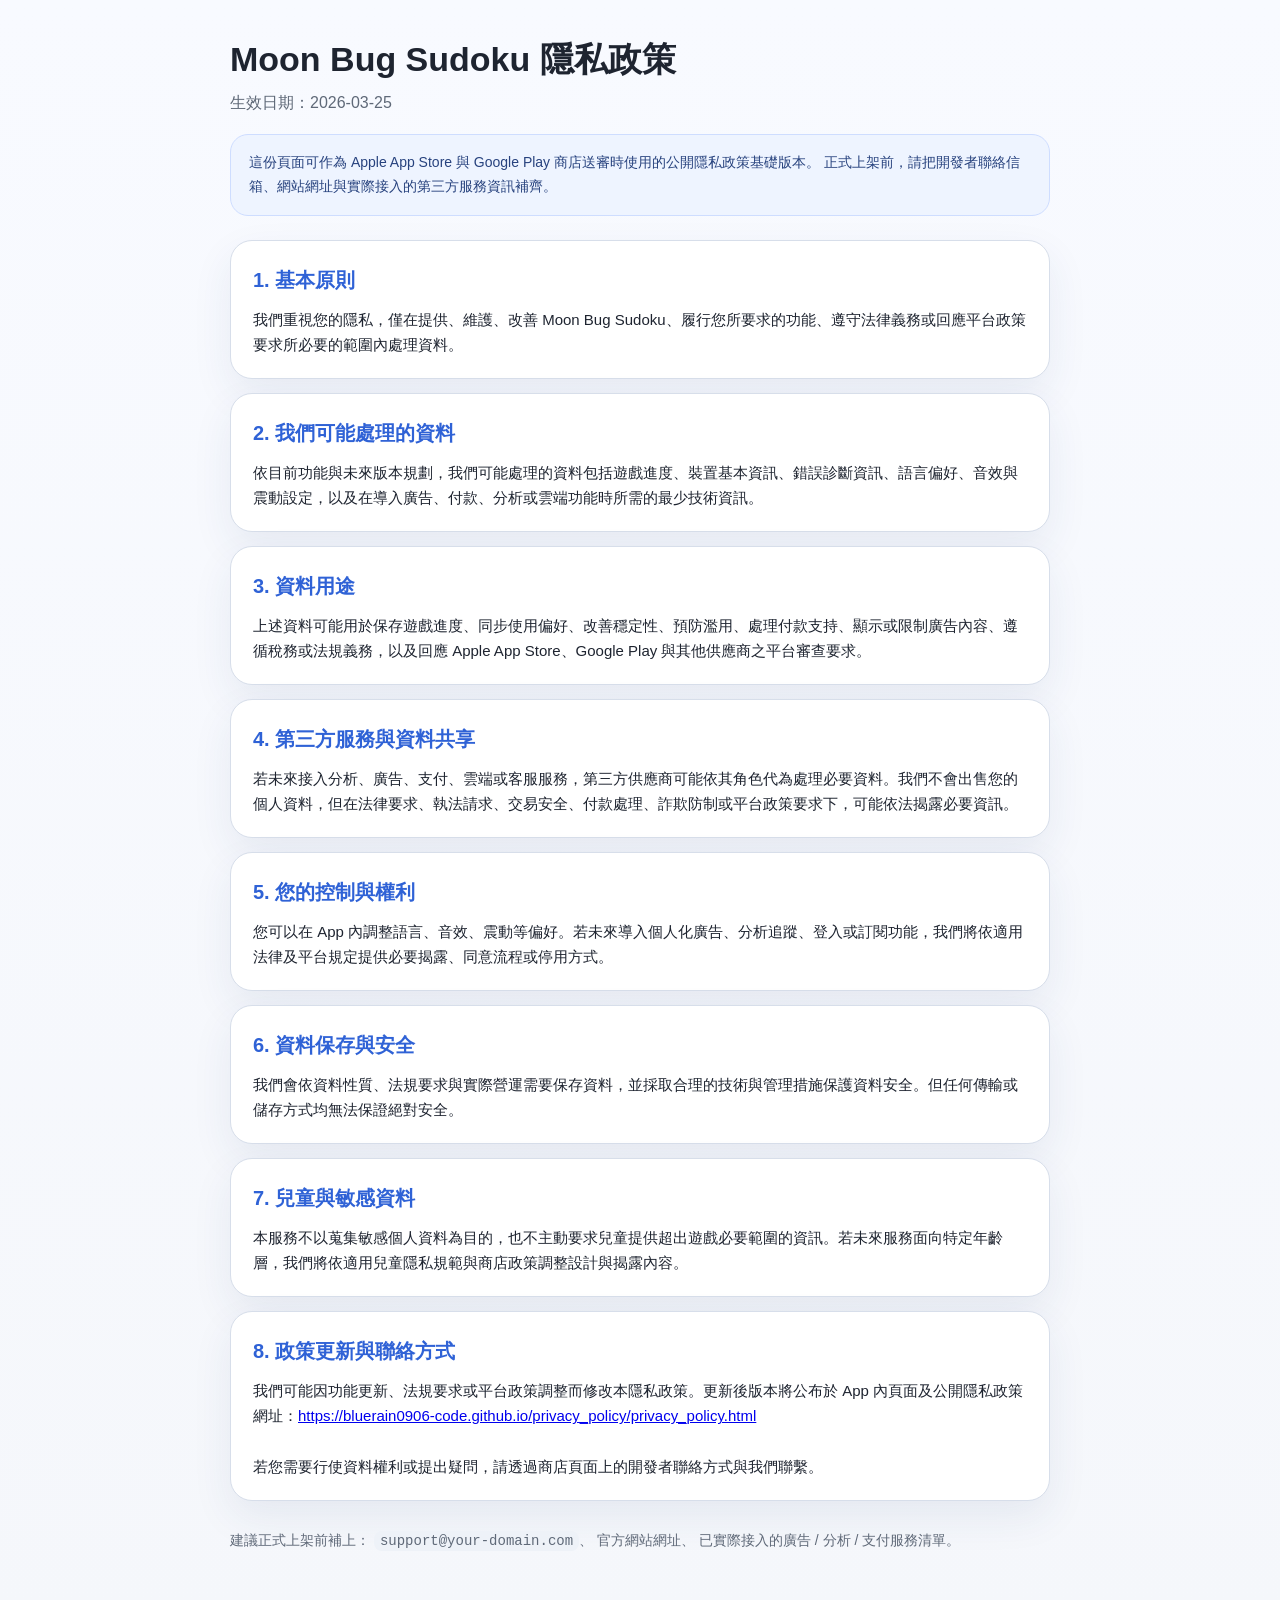
<file: moonbug_sudoku_privacy_policy.html>
<!DOCTYPE html>
<html lang="zh-Hant">
<head>
  <meta charset="UTF-8">
  <meta name="viewport" content="width=device-width, initial-scale=1.0">
  <title>Moon Bug Sudoku Privacy Policy</title>
  <style>
    :root {
      color-scheme: light;
      --bg: #f5f7fb;
      --card: #ffffff;
      --text: #1e2430;
      --muted: #5f6978;
      --border: #d7deea;
      --accent: #2f62d6;
    }

    * {
      box-sizing: border-box;
    }

    body {
      margin: 0;
      font-family: "Segoe UI", "PingFang TC", "Noto Sans TC", sans-serif;
      background: linear-gradient(180deg, #f8faff 0%, var(--bg) 100%);
      color: var(--text);
      line-height: 1.7;
    }

    .wrap {
      max-width: 860px;
      margin: 0 auto;
      padding: 40px 20px 72px;
    }

    .hero {
      margin-bottom: 24px;
    }

    h1 {
      margin: 0 0 10px;
      font-size: 34px;
      line-height: 1.15;
    }

    .subtitle {
      margin: 0;
      color: var(--muted);
      font-size: 16px;
    }

    .notice {
      margin-top: 18px;
      padding: 16px 18px;
      background: #eef4ff;
      border: 1px solid #ceddff;
      border-radius: 18px;
      color: #27427e;
      font-size: 14px;
    }

    .card {
      background: var(--card);
      border: 1px solid var(--border);
      border-radius: 22px;
      padding: 22px 22px 20px;
      box-shadow: 0 16px 40px rgba(34, 63, 120, 0.08);
      margin-top: 14px;
    }

    h2 {
      margin: 0 0 10px;
      font-size: 20px;
      color: var(--accent);
    }

    p {
      margin: 0;
      font-size: 15px;
    }

    .footer {
      margin-top: 28px;
      color: var(--muted);
      font-size: 14px;
    }

    code {
      font-family: Consolas, monospace;
      background: #eef2f8;
      padding: 2px 6px;
      border-radius: 8px;
    }
  </style>
</head>
<body>
  <main class="wrap">
    <section class="hero">
      <h1>Moon Bug Sudoku 隱私政策</h1>
      <p class="subtitle">生效日期：2026-03-25</p>
      <div class="notice">
        這份頁面可作為 Apple App Store 與 Google Play 商店送審時使用的公開隱私政策基礎版本。
        正式上架前，請把開發者聯絡信箱、網站網址與實際接入的第三方服務資訊補齊。
      </div>
    </section>

    <section class="card">
      <h2>1. 基本原則</h2>
      <p>我們重視您的隱私，僅在提供、維護、改善 Moon Bug Sudoku、履行您所要求的功能、遵守法律義務或回應平台政策要求所必要的範圍內處理資料。</p>
    </section>

    <section class="card">
      <h2>2. 我們可能處理的資料</h2>
      <p>依目前功能與未來版本規劃，我們可能處理的資料包括遊戲進度、裝置基本資訊、錯誤診斷資訊、語言偏好、音效與震動設定，以及在導入廣告、付款、分析或雲端功能時所需的最少技術資訊。</p>
    </section>

    <section class="card">
      <h2>3. 資料用途</h2>
      <p>上述資料可能用於保存遊戲進度、同步使用偏好、改善穩定性、預防濫用、處理付款支持、顯示或限制廣告內容、遵循稅務或法規義務，以及回應 Apple App Store、Google Play 與其他供應商之平台審查要求。</p>
    </section>

    <section class="card">
      <h2>4. 第三方服務與資料共享</h2>
      <p>若未來接入分析、廣告、支付、雲端或客服服務，第三方供應商可能依其角色代為處理必要資料。我們不會出售您的個人資料，但在法律要求、執法請求、交易安全、付款處理、詐欺防制或平台政策要求下，可能依法揭露必要資訊。</p>
    </section>

    <section class="card">
      <h2>5. 您的控制與權利</h2>
      <p>您可以在 App 內調整語言、音效、震動等偏好。若未來導入個人化廣告、分析追蹤、登入或訂閱功能，我們將依適用法律及平台規定提供必要揭露、同意流程或停用方式。</p>
    </section>

    <section class="card">
      <h2>6. 資料保存與安全</h2>
      <p>我們會依資料性質、法規要求與實際營運需要保存資料，並採取合理的技術與管理措施保護資料安全。但任何傳輸或儲存方式均無法保證絕對安全。</p>
    </section>

    <section class="card">
      <h2>7. 兒童與敏感資料</h2>
      <p>本服務不以蒐集敏感個人資料為目的，也不主動要求兒童提供超出遊戲必要範圍的資訊。若未來服務面向特定年齡層，我們將依適用兒童隱私規範與商店政策調整設計與揭露內容。</p>
    </section>

    <section class="card">
      <h2>8. 政策更新與聯絡方式</h2>
      <p>我們可能因功能更新、法規要求或平台政策調整而修改本隱私政策。更新後版本將公布於 App 內頁面及公開隱私政策網址：<a href="https://bluerain0906-code.github.io/privacy_policy/privacy_policy.html">https://bluerain0906-code.github.io/privacy_policy/privacy_policy.html</a><br><br>若您需要行使資料權利或提出疑問，請透過商店頁面上的開發者聯絡方式與我們聯繫。</p>
    </section>

    <p class="footer">
      建議正式上架前補上：
      <code>support@your-domain.com</code>、
      官方網站網址、
      已實際接入的廣告 / 分析 / 支付服務清單。
    </p>
  </main>
</body>
</html>
</file>
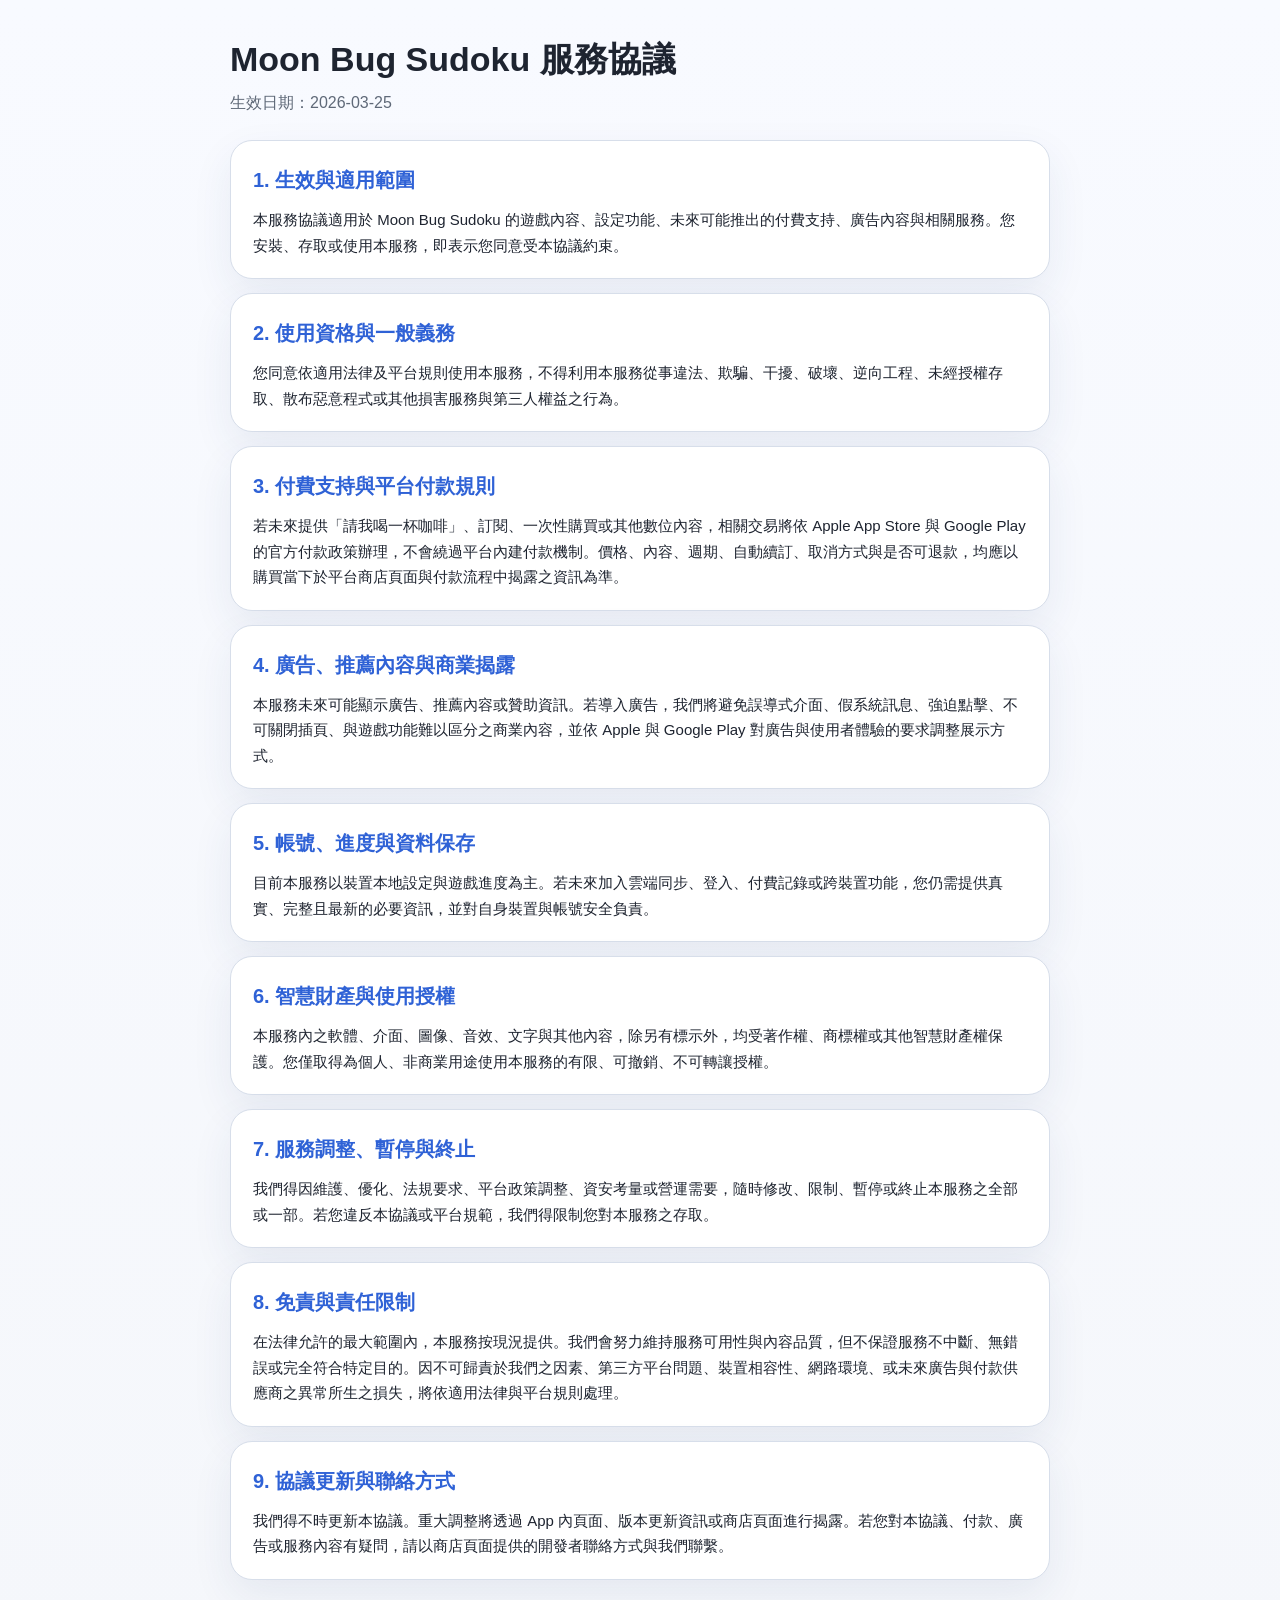
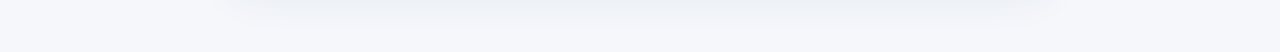
<file: moonbug_sudoku_terms_of_service.html>
<!DOCTYPE html>
<html lang="zh-Hant">
<head>
  <meta charset="UTF-8">
  <meta name="viewport" content="width=device-width, initial-scale=1.0">
  <title>Moon Bug Sudoku 服務協議</title>
  <style>
    :root {
      color-scheme: light;
      --bg: #f5f7fb;
      --card: #ffffff;
      --text: #1e2430;
      --muted: #5f6978;
      --border: #d7deea;
      --accent: #2f62d6;
    }

    * {
      box-sizing: border-box;
    }

    body {
      margin: 0;
      font-family: "Segoe UI", "PingFang TC", "Noto Sans TC", sans-serif;
      background: linear-gradient(180deg, #f8faff 0%, var(--bg) 100%);
      color: var(--text);
      line-height: 1.7;
    }

    .wrap {
      max-width: 860px;
      margin: 0 auto;
      padding: 40px 20px 72px;
    }

    .hero {
      margin-bottom: 24px;
    }

    h1 {
      margin: 0 0 10px;
      font-size: 34px;
      line-height: 1.15;
    }

    .subtitle {
      margin: 0;
      color: var(--muted);
      font-size: 16px;
    }

    .card {
      background: var(--card);
      border: 1px solid var(--border);
      border-radius: 22px;
      padding: 22px 22px 20px;
      box-shadow: 0 16px 40px rgba(34, 63, 120, 0.08);
      margin-top: 14px;
    }

    h2 {
      margin: 0 0 10px;
      font-size: 20px;
      color: var(--accent);
    }

    p {
      margin: 0;
      font-size: 15px;
    }

    .footer {
      margin-top: 28px;
      color: var(--muted);
      font-size: 14px;
    }
  </style>
</head>
<body>
  <main class="wrap">
    <section class="hero">
      <h1>Moon Bug Sudoku 服務協議</h1>
      <p class="subtitle">生效日期：2026-03-25</p>
    </section>

    <section class="card">
      <h2>1. 生效與適用範圍</h2>
      <p>本服務協議適用於 Moon Bug Sudoku 的遊戲內容、設定功能、未來可能推出的付費支持、廣告內容與相關服務。您安裝、存取或使用本服務，即表示您同意受本協議約束。</p>
    </section>

    <section class="card">
      <h2>2. 使用資格與一般義務</h2>
      <p>您同意依適用法律及平台規則使用本服務，不得利用本服務從事違法、欺騙、干擾、破壞、逆向工程、未經授權存取、散布惡意程式或其他損害服務與第三人權益之行為。</p>
    </section>

    <section class="card">
      <h2>3. 付費支持與平台付款規則</h2>
      <p>若未來提供「請我喝一杯咖啡」、訂閱、一次性購買或其他數位內容，相關交易將依 Apple App Store 與 Google Play 的官方付款政策辦理，不會繞過平台內建付款機制。價格、內容、週期、自動續訂、取消方式與是否可退款，均應以購買當下於平台商店頁面與付款流程中揭露之資訊為準。</p>
    </section>

    <section class="card">
      <h2>4. 廣告、推薦內容與商業揭露</h2>
      <p>本服務未來可能顯示廣告、推薦內容或贊助資訊。若導入廣告，我們將避免誤導式介面、假系統訊息、強迫點擊、不可關閉插頁、與遊戲功能難以區分之商業內容，並依 Apple 與 Google Play 對廣告與使用者體驗的要求調整展示方式。</p>
    </section>

    <section class="card">
      <h2>5. 帳號、進度與資料保存</h2>
      <p>目前本服務以裝置本地設定與遊戲進度為主。若未來加入雲端同步、登入、付費記錄或跨裝置功能，您仍需提供真實、完整且最新的必要資訊，並對自身裝置與帳號安全負責。</p>
    </section>

    <section class="card">
      <h2>6. 智慧財產與使用授權</h2>
      <p>本服務內之軟體、介面、圖像、音效、文字與其他內容，除另有標示外，均受著作權、商標權或其他智慧財產權保護。您僅取得為個人、非商業用途使用本服務的有限、可撤銷、不可轉讓授權。</p>
    </section>

    <section class="card">
      <h2>7. 服務調整、暫停與終止</h2>
      <p>我們得因維護、優化、法規要求、平台政策調整、資安考量或營運需要，隨時修改、限制、暫停或終止本服務之全部或一部。若您違反本協議或平台規範，我們得限制您對本服務之存取。</p>
    </section>

    <section class="card">
      <h2>8. 免責與責任限制</h2>
      <p>在法律允許的最大範圍內，本服務按現況提供。我們會努力維持服務可用性與內容品質，但不保證服務不中斷、無錯誤或完全符合特定目的。因不可歸責於我們之因素、第三方平台問題、裝置相容性、網路環境、或未來廣告與付款供應商之異常所生之損失，將依適用法律與平台規則處理。</p>
    </section>

    <section class="card">
      <h2>9. 協議更新與聯絡方式</h2>
      <p>我們得不時更新本協議。重大調整將透過 App 內頁面、版本更新資訊或商店頁面進行揭露。若您對本協議、付款、廣告或服務內容有疑問，請以商店頁面提供的開發者聯絡方式與我們聯繫。</p>
    </section>
  </main>
</body>
</html>
</file>
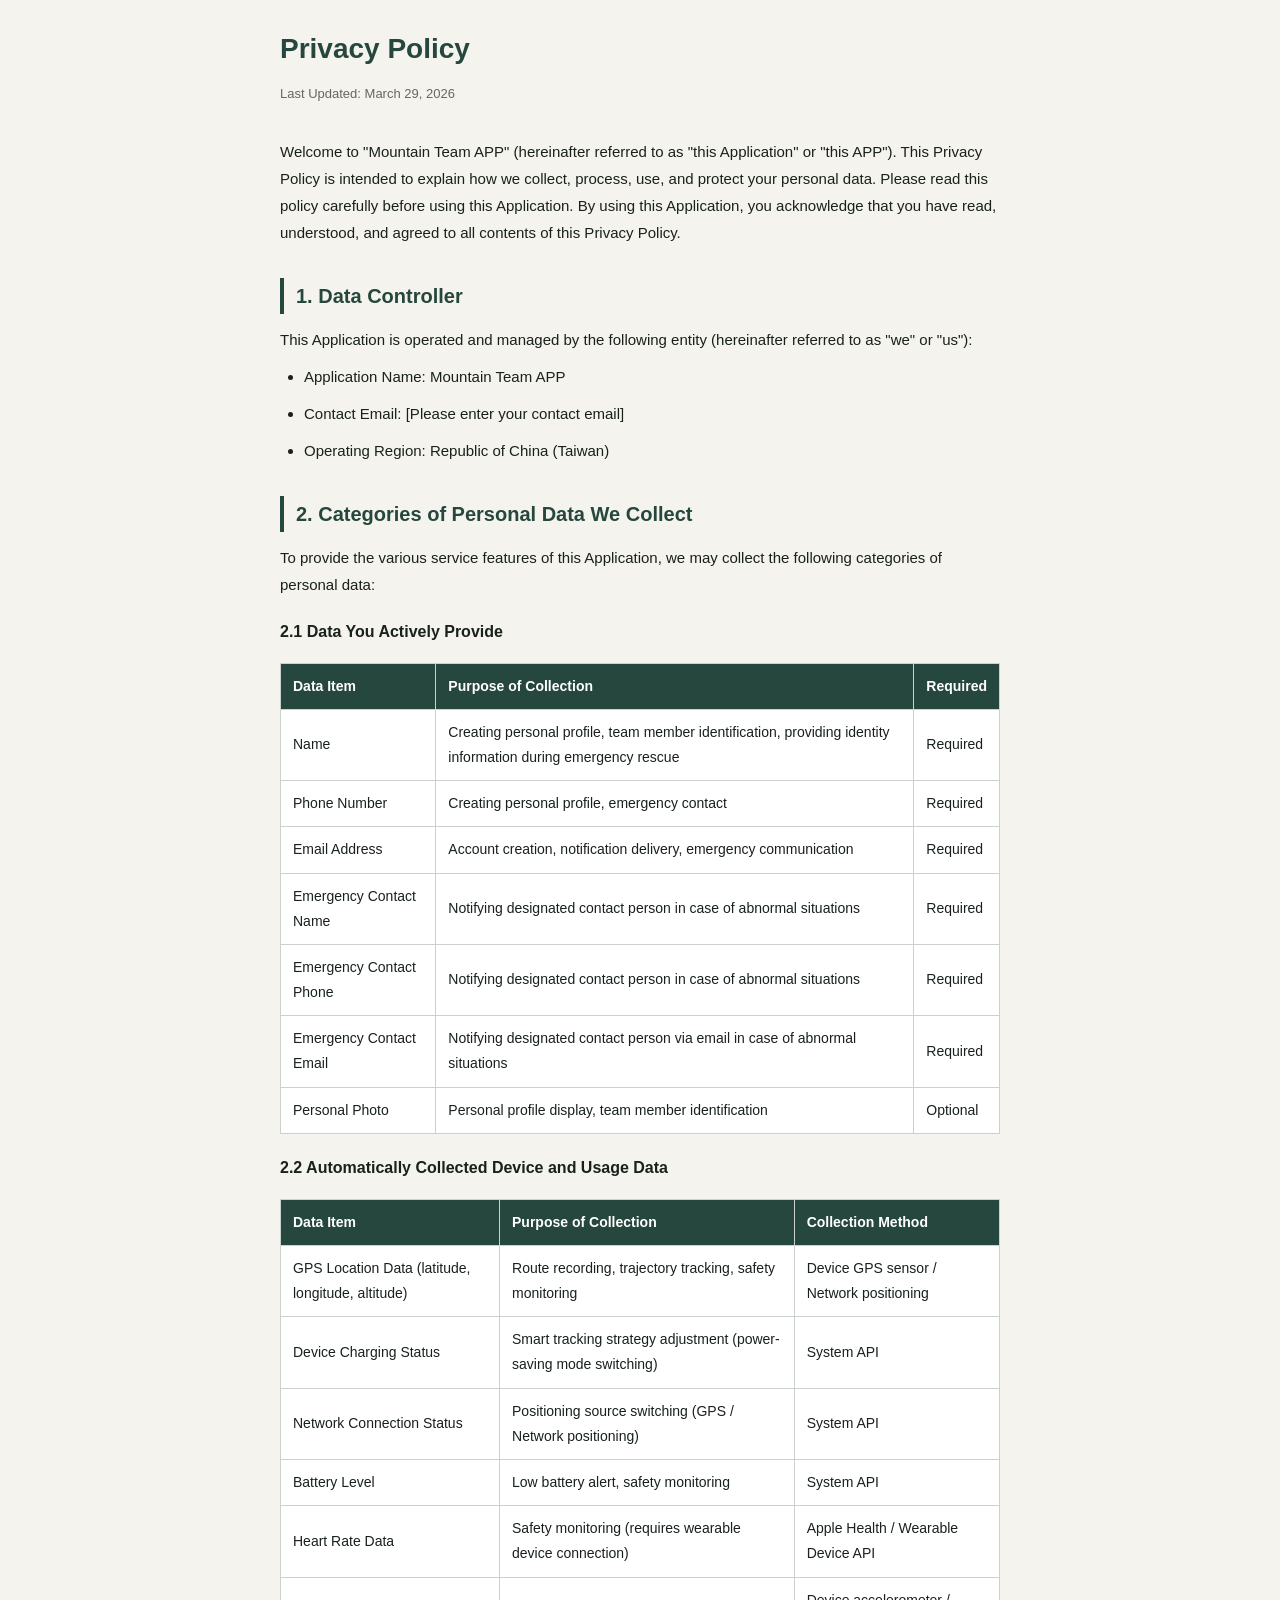
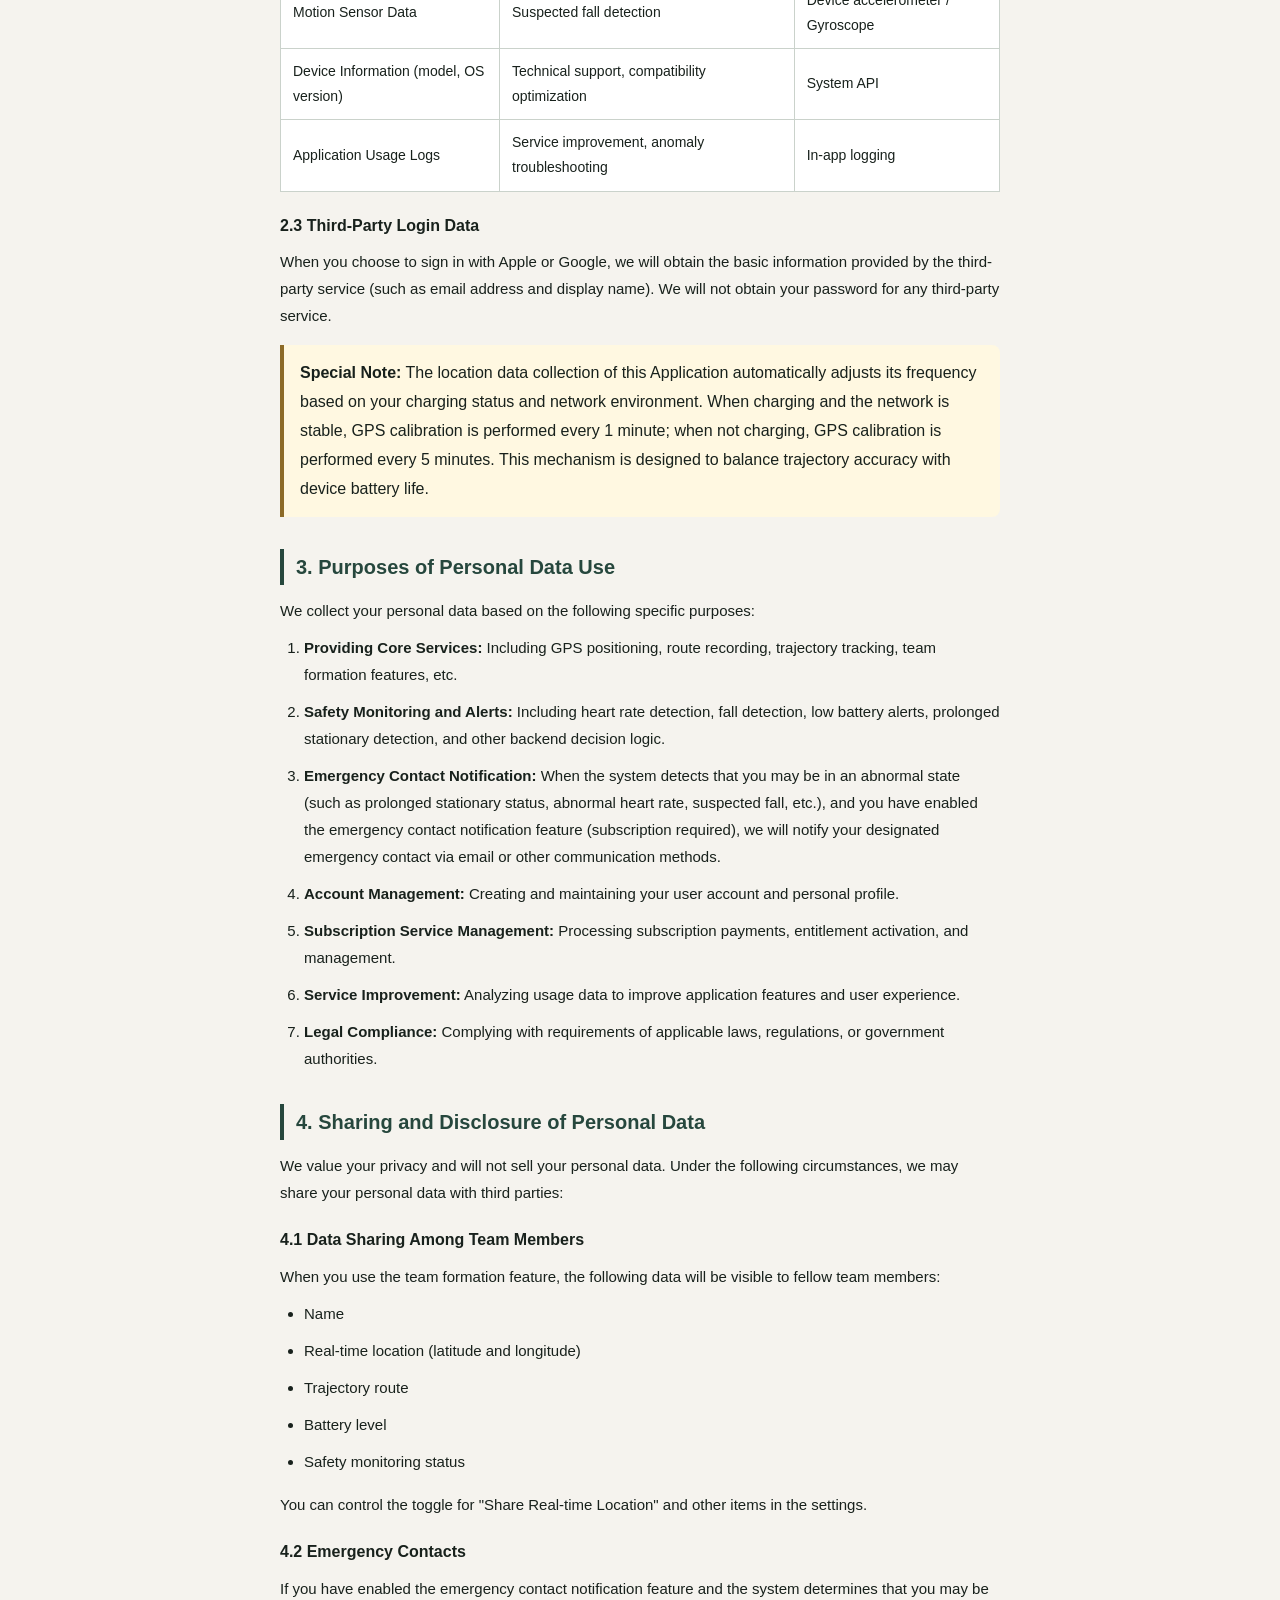
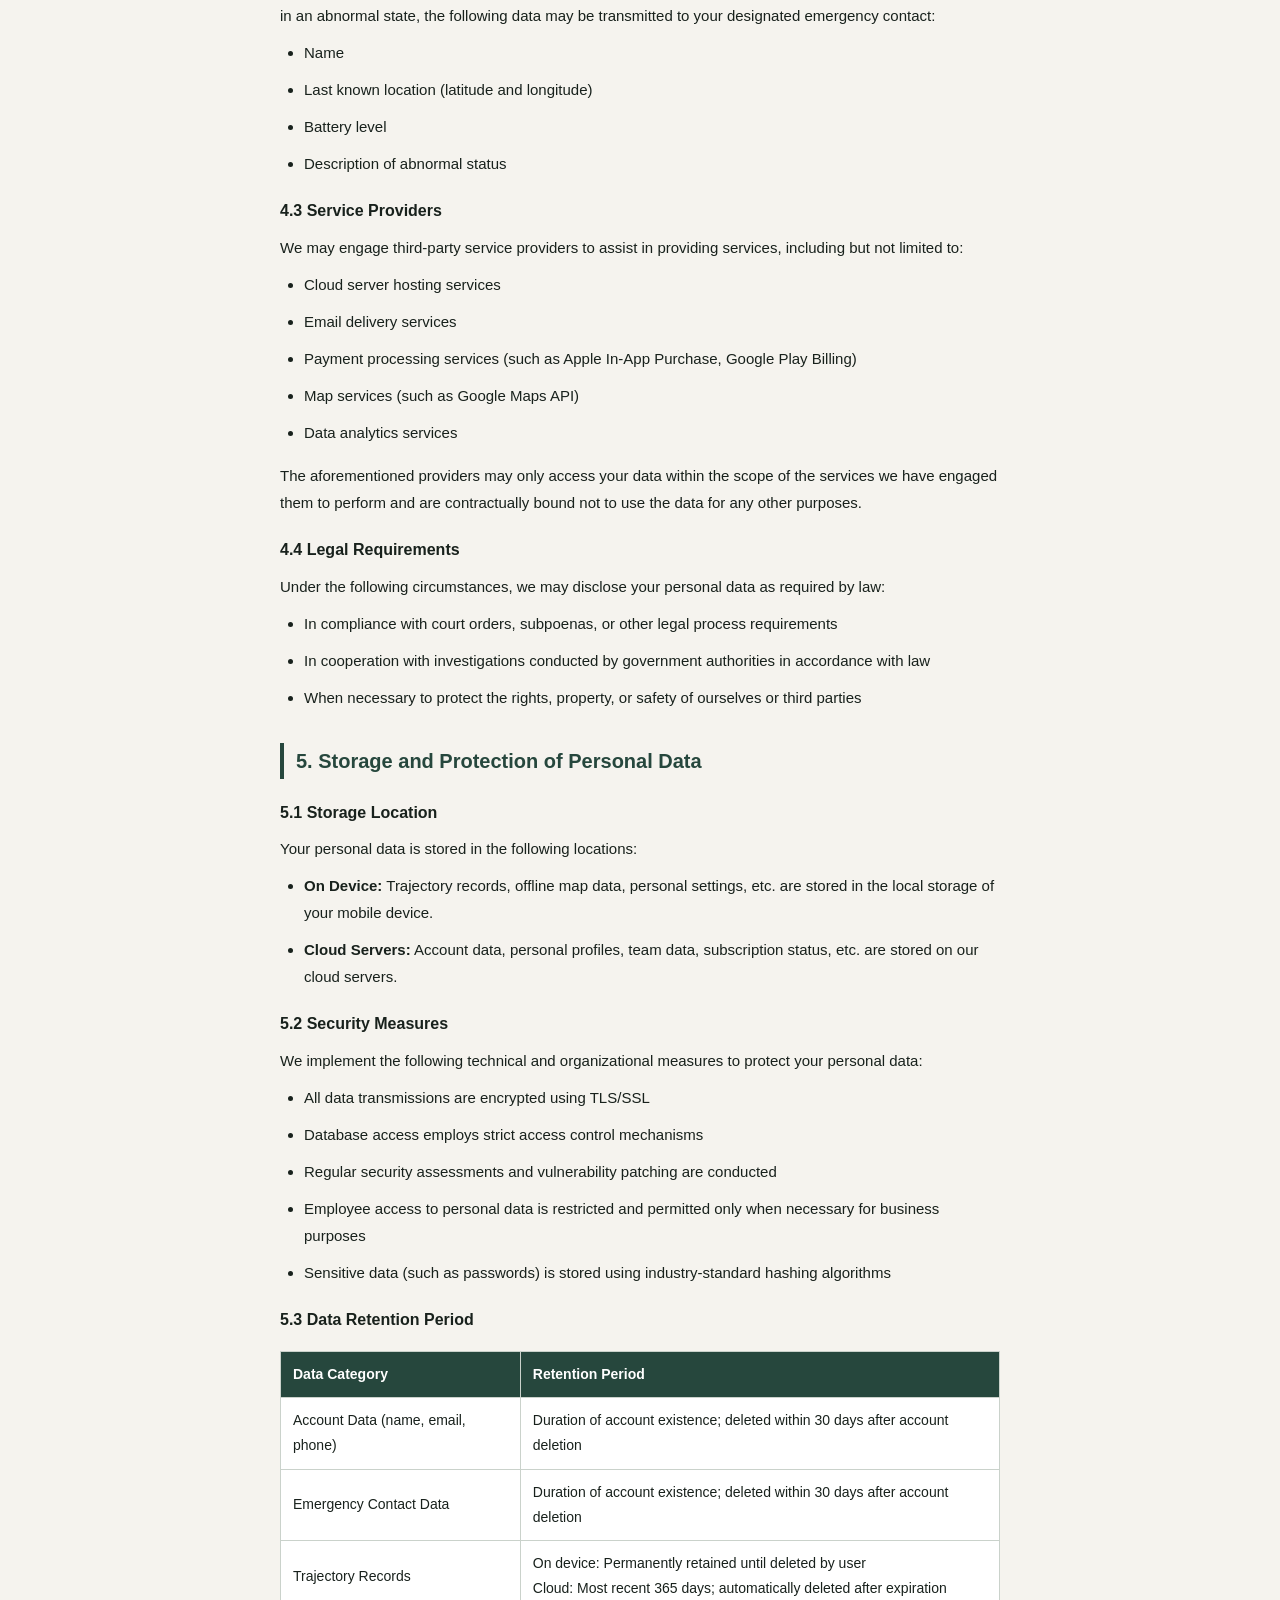
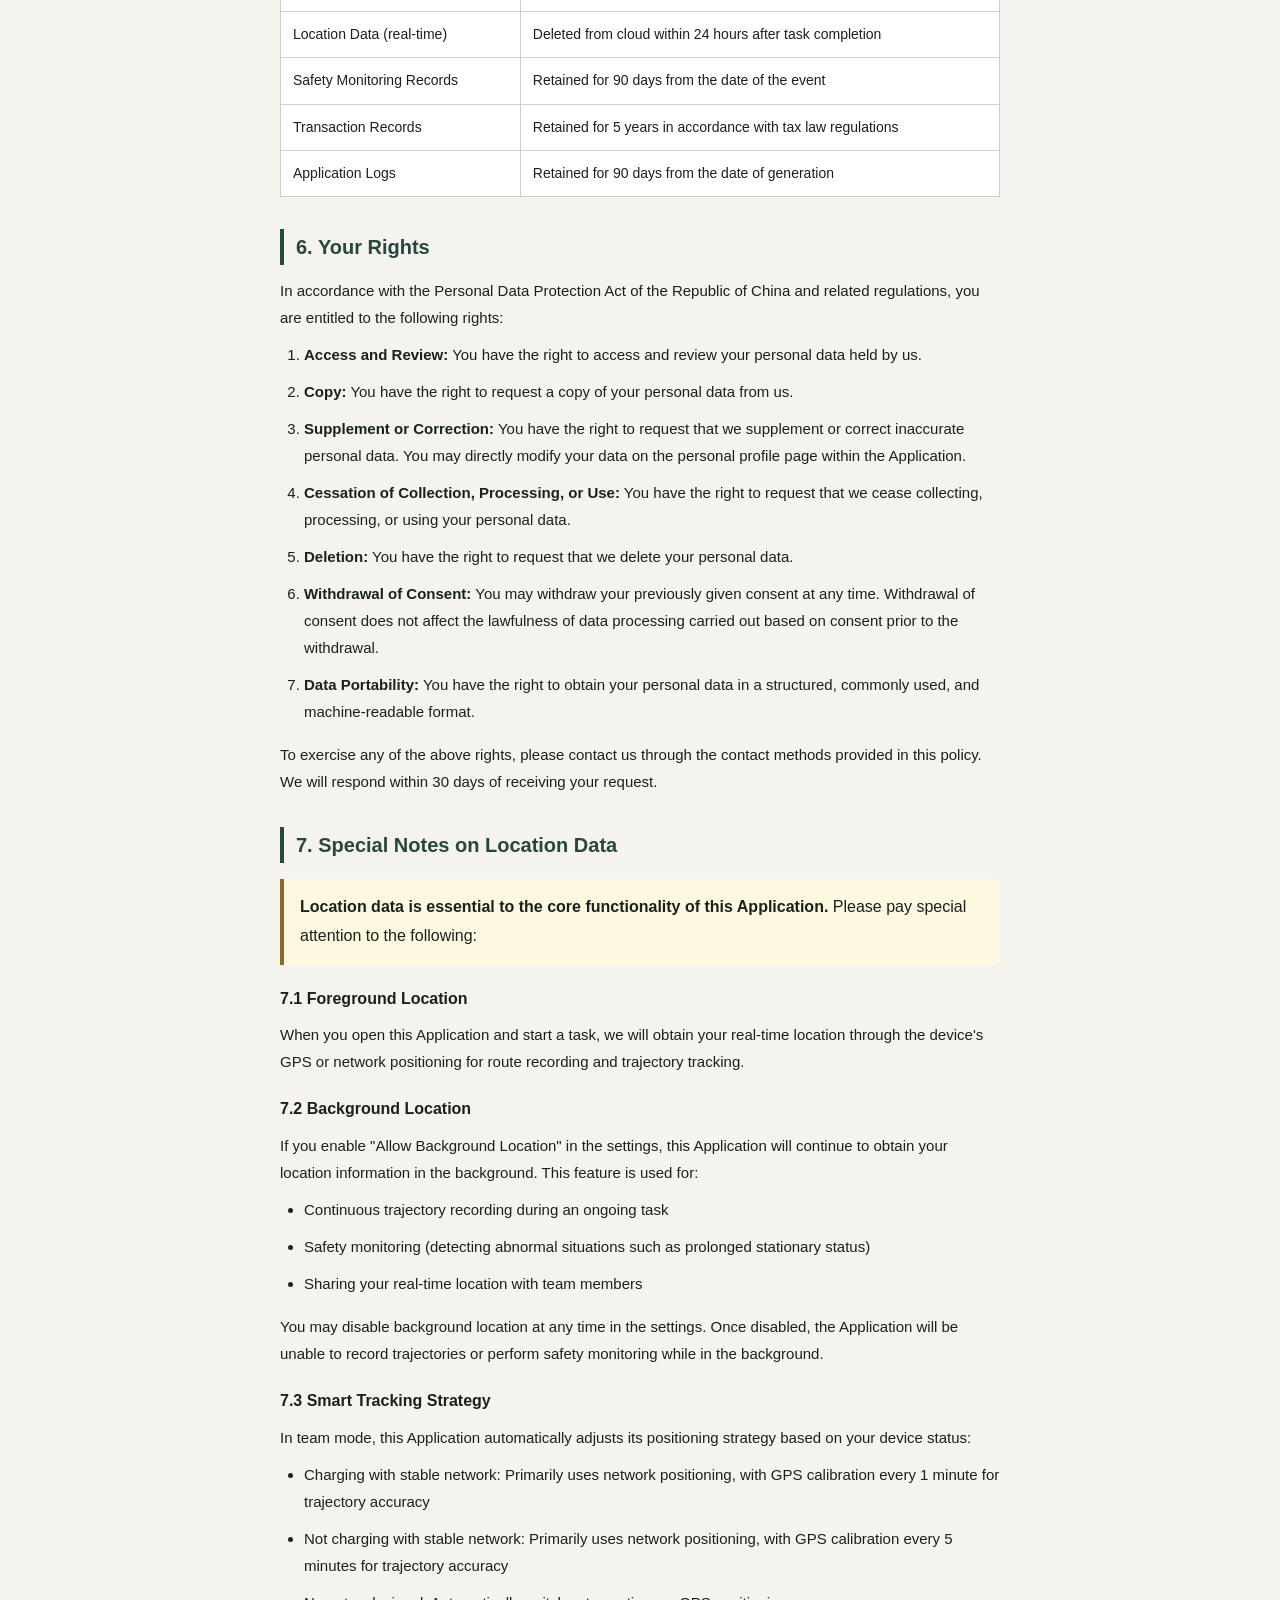
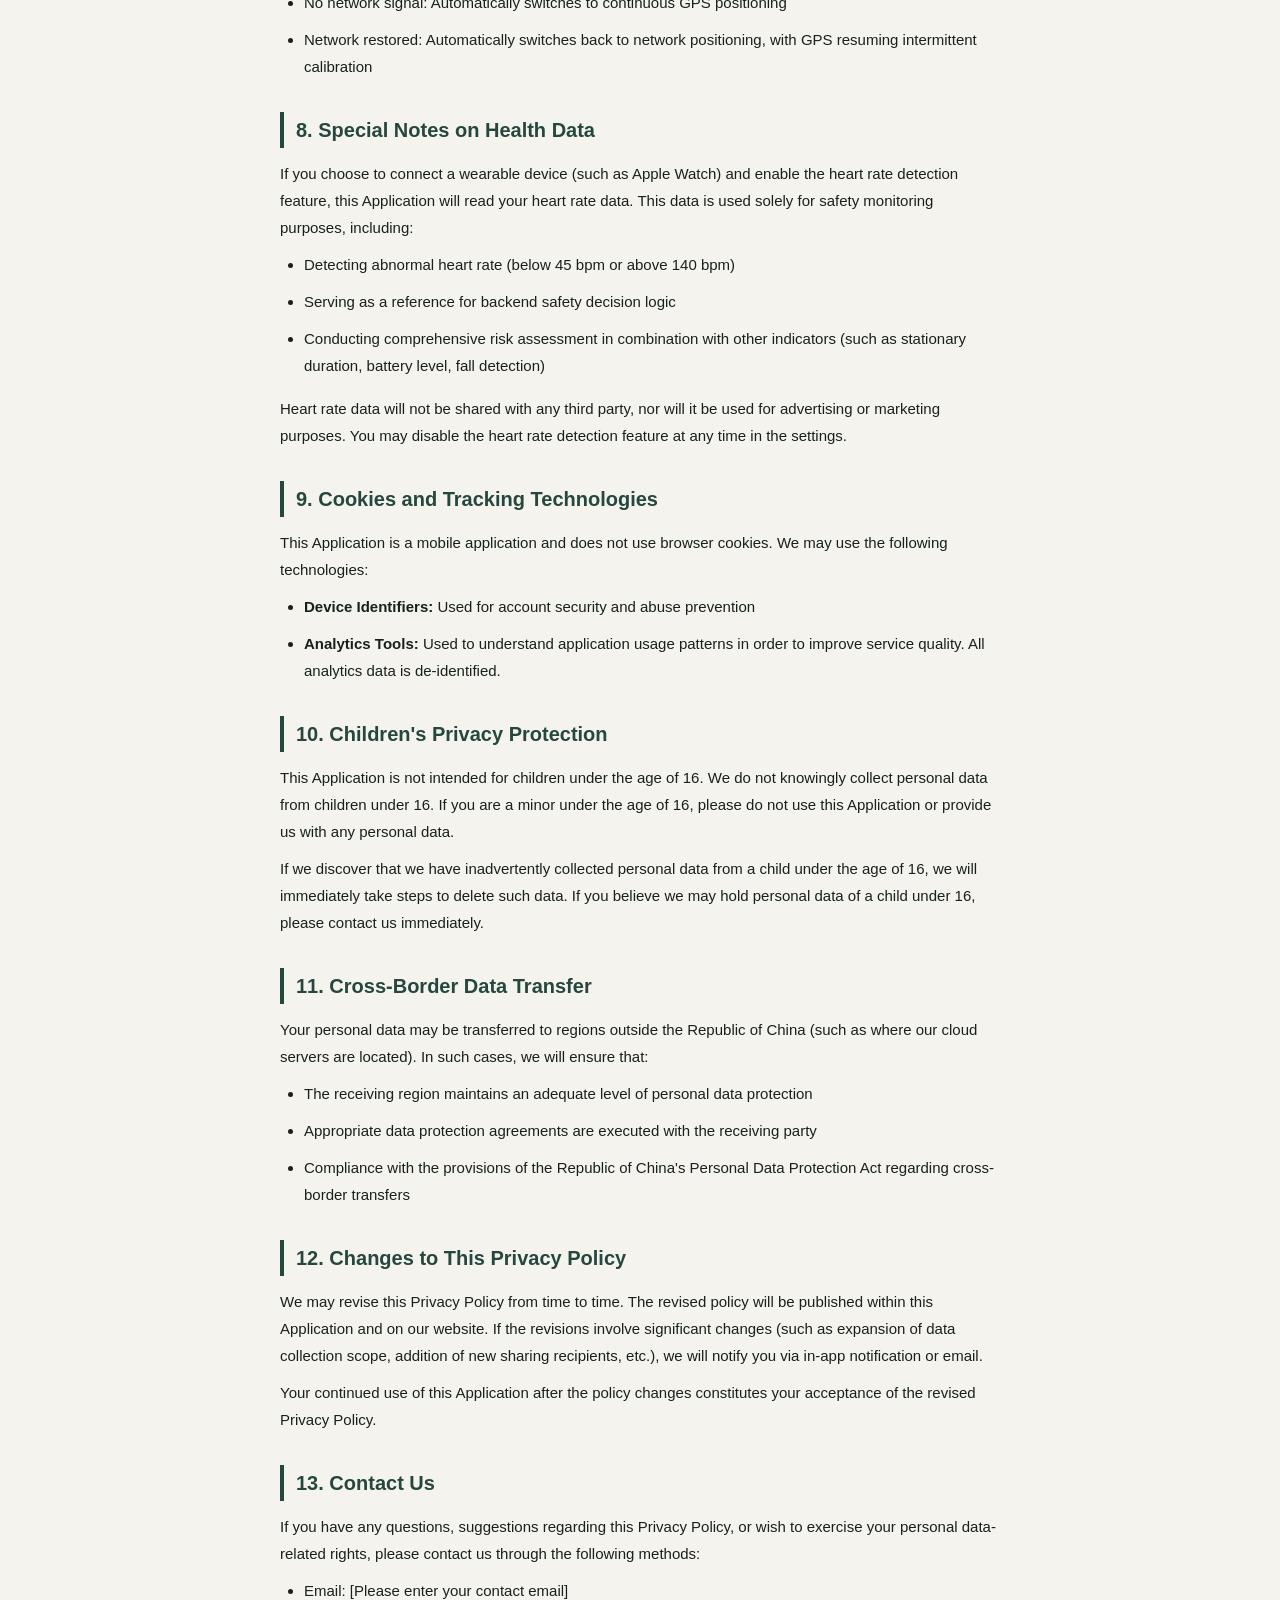
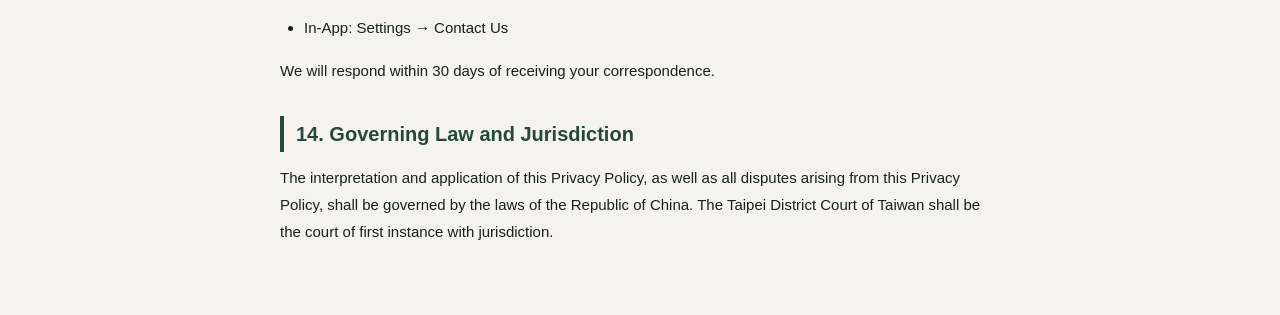
<file: privacy_policy.html>
<!DOCTYPE html>
<html lang="en">
<head>
  <meta charset="UTF-8">
  <meta name="viewport" content="width=device-width, initial-scale=1.0">
  <title>Privacy Policy — Mountain Team APP</title>
  <style>
    * { margin: 0; padding: 0; box-sizing: border-box; }
    body { font-family: -apple-system, BlinkMacSystemFont, "Segoe UI", Roboto, "Noto Sans TC", sans-serif; color: #18211C; background: #F5F3EE; line-height: 1.8; padding: 24px 16px 60px; }
    .container { max-width: 720px; margin: 0 auto; }
    h1 { font-size: 28px; font-weight: 700; margin-bottom: 8px; color: #26473D; }
    .updated { font-size: 13px; color: #666; margin-bottom: 32px; }
    h2 { font-size: 20px; font-weight: 600; margin: 32px 0 12px; color: #26473D; border-left: 4px solid #26473D; padding-left: 12px; }
    h3 { font-size: 16px; font-weight: 600; margin: 20px 0 8px; }
    p, li { font-size: 15px; margin-bottom: 10px; }
    ul, ol { padding-left: 24px; margin-bottom: 16px; }
    table { width: 100%; border-collapse: collapse; margin: 16px 0; }
    th, td { border: 1px solid #CAD2CB; padding: 10px 12px; text-align: left; font-size: 14px; }
    th { background: #26473D; color: #fff; }
    td { background: #fff; }
    .highlight { background: #FFF8E1; border-left: 4px solid #8C6A27; padding: 14px 16px; margin: 16px 0; border-radius: 0 8px 8px 0; }
    a { color: #26473D; }
  </style>
</head>
<body>
<div class="container">

<h1>Privacy Policy</h1>
<p class="updated">Last Updated: March 29, 2026</p>

<p>Welcome to "Mountain Team APP" (hereinafter referred to as "this Application" or "this APP"). This Privacy Policy is intended to explain how we collect, process, use, and protect your personal data. Please read this policy carefully before using this Application. By using this Application, you acknowledge that you have read, understood, and agreed to all contents of this Privacy Policy.</p>

<h2>1. Data Controller</h2>
<p>This Application is operated and managed by the following entity (hereinafter referred to as "we" or "us"):</p>
<ul>
  <li>Application Name: Mountain Team APP</li>
  <li>Contact Email: [Please enter your contact email]</li>
  <li>Operating Region: Republic of China (Taiwan)</li>
</ul>

<h2>2. Categories of Personal Data We Collect</h2>
<p>To provide the various service features of this Application, we may collect the following categories of personal data:</p>

<h3>2.1 Data You Actively Provide</h3>
<table>
  <tr><th>Data Item</th><th>Purpose of Collection</th><th>Required</th></tr>
  <tr><td>Name</td><td>Creating personal profile, team member identification, providing identity information during emergency rescue</td><td>Required</td></tr>
  <tr><td>Phone Number</td><td>Creating personal profile, emergency contact</td><td>Required</td></tr>
  <tr><td>Email Address</td><td>Account creation, notification delivery, emergency communication</td><td>Required</td></tr>
  <tr><td>Emergency Contact Name</td><td>Notifying designated contact person in case of abnormal situations</td><td>Required</td></tr>
  <tr><td>Emergency Contact Phone</td><td>Notifying designated contact person in case of abnormal situations</td><td>Required</td></tr>
  <tr><td>Emergency Contact Email</td><td>Notifying designated contact person via email in case of abnormal situations</td><td>Required</td></tr>
  <tr><td>Personal Photo</td><td>Personal profile display, team member identification</td><td>Optional</td></tr>
</table>

<h3>2.2 Automatically Collected Device and Usage Data</h3>
<table>
  <tr><th>Data Item</th><th>Purpose of Collection</th><th>Collection Method</th></tr>
  <tr><td>GPS Location Data (latitude, longitude, altitude)</td><td>Route recording, trajectory tracking, safety monitoring</td><td>Device GPS sensor / Network positioning</td></tr>
  <tr><td>Device Charging Status</td><td>Smart tracking strategy adjustment (power-saving mode switching)</td><td>System API</td></tr>
  <tr><td>Network Connection Status</td><td>Positioning source switching (GPS / Network positioning)</td><td>System API</td></tr>
  <tr><td>Battery Level</td><td>Low battery alert, safety monitoring</td><td>System API</td></tr>
  <tr><td>Heart Rate Data</td><td>Safety monitoring (requires wearable device connection)</td><td>Apple Health / Wearable Device API</td></tr>
  <tr><td>Motion Sensor Data</td><td>Suspected fall detection</td><td>Device accelerometer / Gyroscope</td></tr>
  <tr><td>Device Information (model, OS version)</td><td>Technical support, compatibility optimization</td><td>System API</td></tr>
  <tr><td>Application Usage Logs</td><td>Service improvement, anomaly troubleshooting</td><td>In-app logging</td></tr>
</table>

<h3>2.3 Third-Party Login Data</h3>
<p>When you choose to sign in with Apple or Google, we will obtain the basic information provided by the third-party service (such as email address and display name). We will not obtain your password for any third-party service.</p>

<div class="highlight">
  <strong>Special Note:</strong> The location data collection of this Application automatically adjusts its frequency based on your charging status and network environment. When charging and the network is stable, GPS calibration is performed every 1 minute; when not charging, GPS calibration is performed every 5 minutes. This mechanism is designed to balance trajectory accuracy with device battery life.
</div>

<h2>3. Purposes of Personal Data Use</h2>
<p>We collect your personal data based on the following specific purposes:</p>
<ol>
  <li><strong>Providing Core Services:</strong> Including GPS positioning, route recording, trajectory tracking, team formation features, etc.</li>
  <li><strong>Safety Monitoring and Alerts:</strong> Including heart rate detection, fall detection, low battery alerts, prolonged stationary detection, and other backend decision logic.</li>
  <li><strong>Emergency Contact Notification:</strong> When the system detects that you may be in an abnormal state (such as prolonged stationary status, abnormal heart rate, suspected fall, etc.), and you have enabled the emergency contact notification feature (subscription required), we will notify your designated emergency contact via email or other communication methods.</li>
  <li><strong>Account Management:</strong> Creating and maintaining your user account and personal profile.</li>
  <li><strong>Subscription Service Management:</strong> Processing subscription payments, entitlement activation, and management.</li>
  <li><strong>Service Improvement:</strong> Analyzing usage data to improve application features and user experience.</li>
  <li><strong>Legal Compliance:</strong> Complying with requirements of applicable laws, regulations, or government authorities.</li>
</ol>

<h2>4. Sharing and Disclosure of Personal Data</h2>
<p>We value your privacy and will not sell your personal data. Under the following circumstances, we may share your personal data with third parties:</p>

<h3>4.1 Data Sharing Among Team Members</h3>
<p>When you use the team formation feature, the following data will be visible to fellow team members:</p>
<ul>
  <li>Name</li>
  <li>Real-time location (latitude and longitude)</li>
  <li>Trajectory route</li>
  <li>Battery level</li>
  <li>Safety monitoring status</li>
</ul>
<p>You can control the toggle for "Share Real-time Location" and other items in the settings.</p>

<h3>4.2 Emergency Contacts</h3>
<p>If you have enabled the emergency contact notification feature and the system determines that you may be in an abnormal state, the following data may be transmitted to your designated emergency contact:</p>
<ul>
  <li>Name</li>
  <li>Last known location (latitude and longitude)</li>
  <li>Battery level</li>
  <li>Description of abnormal status</li>
</ul>

<h3>4.3 Service Providers</h3>
<p>We may engage third-party service providers to assist in providing services, including but not limited to:</p>
<ul>
  <li>Cloud server hosting services</li>
  <li>Email delivery services</li>
  <li>Payment processing services (such as Apple In-App Purchase, Google Play Billing)</li>
  <li>Map services (such as Google Maps API)</li>
  <li>Data analytics services</li>
</ul>
<p>The aforementioned providers may only access your data within the scope of the services we have engaged them to perform and are contractually bound not to use the data for any other purposes.</p>

<h3>4.4 Legal Requirements</h3>
<p>Under the following circumstances, we may disclose your personal data as required by law:</p>
<ul>
  <li>In compliance with court orders, subpoenas, or other legal process requirements</li>
  <li>In cooperation with investigations conducted by government authorities in accordance with law</li>
  <li>When necessary to protect the rights, property, or safety of ourselves or third parties</li>
</ul>

<h2>5. Storage and Protection of Personal Data</h2>

<h3>5.1 Storage Location</h3>
<p>Your personal data is stored in the following locations:</p>
<ul>
  <li><strong>On Device:</strong> Trajectory records, offline map data, personal settings, etc. are stored in the local storage of your mobile device.</li>
  <li><strong>Cloud Servers:</strong> Account data, personal profiles, team data, subscription status, etc. are stored on our cloud servers.</li>
</ul>

<h3>5.2 Security Measures</h3>
<p>We implement the following technical and organizational measures to protect your personal data:</p>
<ul>
  <li>All data transmissions are encrypted using TLS/SSL</li>
  <li>Database access employs strict access control mechanisms</li>
  <li>Regular security assessments and vulnerability patching are conducted</li>
  <li>Employee access to personal data is restricted and permitted only when necessary for business purposes</li>
  <li>Sensitive data (such as passwords) is stored using industry-standard hashing algorithms</li>
</ul>

<h3>5.3 Data Retention Period</h3>
<table>
  <tr><th>Data Category</th><th>Retention Period</th></tr>
  <tr><td>Account Data (name, email, phone)</td><td>Duration of account existence; deleted within 30 days after account deletion</td></tr>
  <tr><td>Emergency Contact Data</td><td>Duration of account existence; deleted within 30 days after account deletion</td></tr>
  <tr><td>Trajectory Records</td><td>On device: Permanently retained until deleted by user<br>Cloud: Most recent 365 days; automatically deleted after expiration</td></tr>
  <tr><td>Location Data (real-time)</td><td>Deleted from cloud within 24 hours after task completion</td></tr>
  <tr><td>Safety Monitoring Records</td><td>Retained for 90 days from the date of the event</td></tr>
  <tr><td>Transaction Records</td><td>Retained for 5 years in accordance with tax law regulations</td></tr>
  <tr><td>Application Logs</td><td>Retained for 90 days from the date of generation</td></tr>
</table>

<h2>6. Your Rights</h2>
<p>In accordance with the Personal Data Protection Act of the Republic of China and related regulations, you are entitled to the following rights:</p>
<ol>
  <li><strong>Access and Review:</strong> You have the right to access and review your personal data held by us.</li>
  <li><strong>Copy:</strong> You have the right to request a copy of your personal data from us.</li>
  <li><strong>Supplement or Correction:</strong> You have the right to request that we supplement or correct inaccurate personal data. You may directly modify your data on the personal profile page within the Application.</li>
  <li><strong>Cessation of Collection, Processing, or Use:</strong> You have the right to request that we cease collecting, processing, or using your personal data.</li>
  <li><strong>Deletion:</strong> You have the right to request that we delete your personal data.</li>
  <li><strong>Withdrawal of Consent:</strong> You may withdraw your previously given consent at any time. Withdrawal of consent does not affect the lawfulness of data processing carried out based on consent prior to the withdrawal.</li>
  <li><strong>Data Portability:</strong> You have the right to obtain your personal data in a structured, commonly used, and machine-readable format.</li>
</ol>
<p>To exercise any of the above rights, please contact us through the contact methods provided in this policy. We will respond within 30 days of receiving your request.</p>

<h2>7. Special Notes on Location Data</h2>
<div class="highlight">
  <strong>Location data is essential to the core functionality of this Application.</strong> Please pay special attention to the following:
</div>

<h3>7.1 Foreground Location</h3>
<p>When you open this Application and start a task, we will obtain your real-time location through the device's GPS or network positioning for route recording and trajectory tracking.</p>

<h3>7.2 Background Location</h3>
<p>If you enable "Allow Background Location" in the settings, this Application will continue to obtain your location information in the background. This feature is used for:</p>
<ul>
  <li>Continuous trajectory recording during an ongoing task</li>
  <li>Safety monitoring (detecting abnormal situations such as prolonged stationary status)</li>
  <li>Sharing your real-time location with team members</li>
</ul>
<p>You may disable background location at any time in the settings. Once disabled, the Application will be unable to record trajectories or perform safety monitoring while in the background.</p>

<h3>7.3 Smart Tracking Strategy</h3>
<p>In team mode, this Application automatically adjusts its positioning strategy based on your device status:</p>
<ul>
  <li>Charging with stable network: Primarily uses network positioning, with GPS calibration every 1 minute for trajectory accuracy</li>
  <li>Not charging with stable network: Primarily uses network positioning, with GPS calibration every 5 minutes for trajectory accuracy</li>
  <li>No network signal: Automatically switches to continuous GPS positioning</li>
  <li>Network restored: Automatically switches back to network positioning, with GPS resuming intermittent calibration</li>
</ul>

<h2>8. Special Notes on Health Data</h2>
<p>If you choose to connect a wearable device (such as Apple Watch) and enable the heart rate detection feature, this Application will read your heart rate data. This data is used solely for safety monitoring purposes, including:</p>
<ul>
  <li>Detecting abnormal heart rate (below 45 bpm or above 140 bpm)</li>
  <li>Serving as a reference for backend safety decision logic</li>
  <li>Conducting comprehensive risk assessment in combination with other indicators (such as stationary duration, battery level, fall detection)</li>
</ul>
<p>Heart rate data will not be shared with any third party, nor will it be used for advertising or marketing purposes. You may disable the heart rate detection feature at any time in the settings.</p>

<h2>9. Cookies and Tracking Technologies</h2>
<p>This Application is a mobile application and does not use browser cookies. We may use the following technologies:</p>
<ul>
  <li><strong>Device Identifiers:</strong> Used for account security and abuse prevention</li>
  <li><strong>Analytics Tools:</strong> Used to understand application usage patterns in order to improve service quality. All analytics data is de-identified.</li>
</ul>

<h2>10. Children's Privacy Protection</h2>
<p>This Application is not intended for children under the age of 16. We do not knowingly collect personal data from children under 16. If you are a minor under the age of 16, please do not use this Application or provide us with any personal data.</p>
<p>If we discover that we have inadvertently collected personal data from a child under the age of 16, we will immediately take steps to delete such data. If you believe we may hold personal data of a child under 16, please contact us immediately.</p>

<h2>11. Cross-Border Data Transfer</h2>
<p>Your personal data may be transferred to regions outside the Republic of China (such as where our cloud servers are located). In such cases, we will ensure that:</p>
<ul>
  <li>The receiving region maintains an adequate level of personal data protection</li>
  <li>Appropriate data protection agreements are executed with the receiving party</li>
  <li>Compliance with the provisions of the Republic of China's Personal Data Protection Act regarding cross-border transfers</li>
</ul>

<h2>12. Changes to This Privacy Policy</h2>
<p>We may revise this Privacy Policy from time to time. The revised policy will be published within this Application and on our website. If the revisions involve significant changes (such as expansion of data collection scope, addition of new sharing recipients, etc.), we will notify you via in-app notification or email.</p>
<p>Your continued use of this Application after the policy changes constitutes your acceptance of the revised Privacy Policy.</p>

<h2>13. Contact Us</h2>
<p>If you have any questions, suggestions regarding this Privacy Policy, or wish to exercise your personal data-related rights, please contact us through the following methods:</p>
<ul>
  <li>Email: [Please enter your contact email]</li>
  <li>In-App: Settings → Contact Us</li>
</ul>
<p>We will respond within 30 days of receiving your correspondence.</p>

<h2>14. Governing Law and Jurisdiction</h2>
<p>The interpretation and application of this Privacy Policy, as well as all disputes arising from this Privacy Policy, shall be governed by the laws of the Republic of China. The Taipei District Court of Taiwan shall be the court of first instance with jurisdiction.</p>

</div>
</body>
</html>
</file>
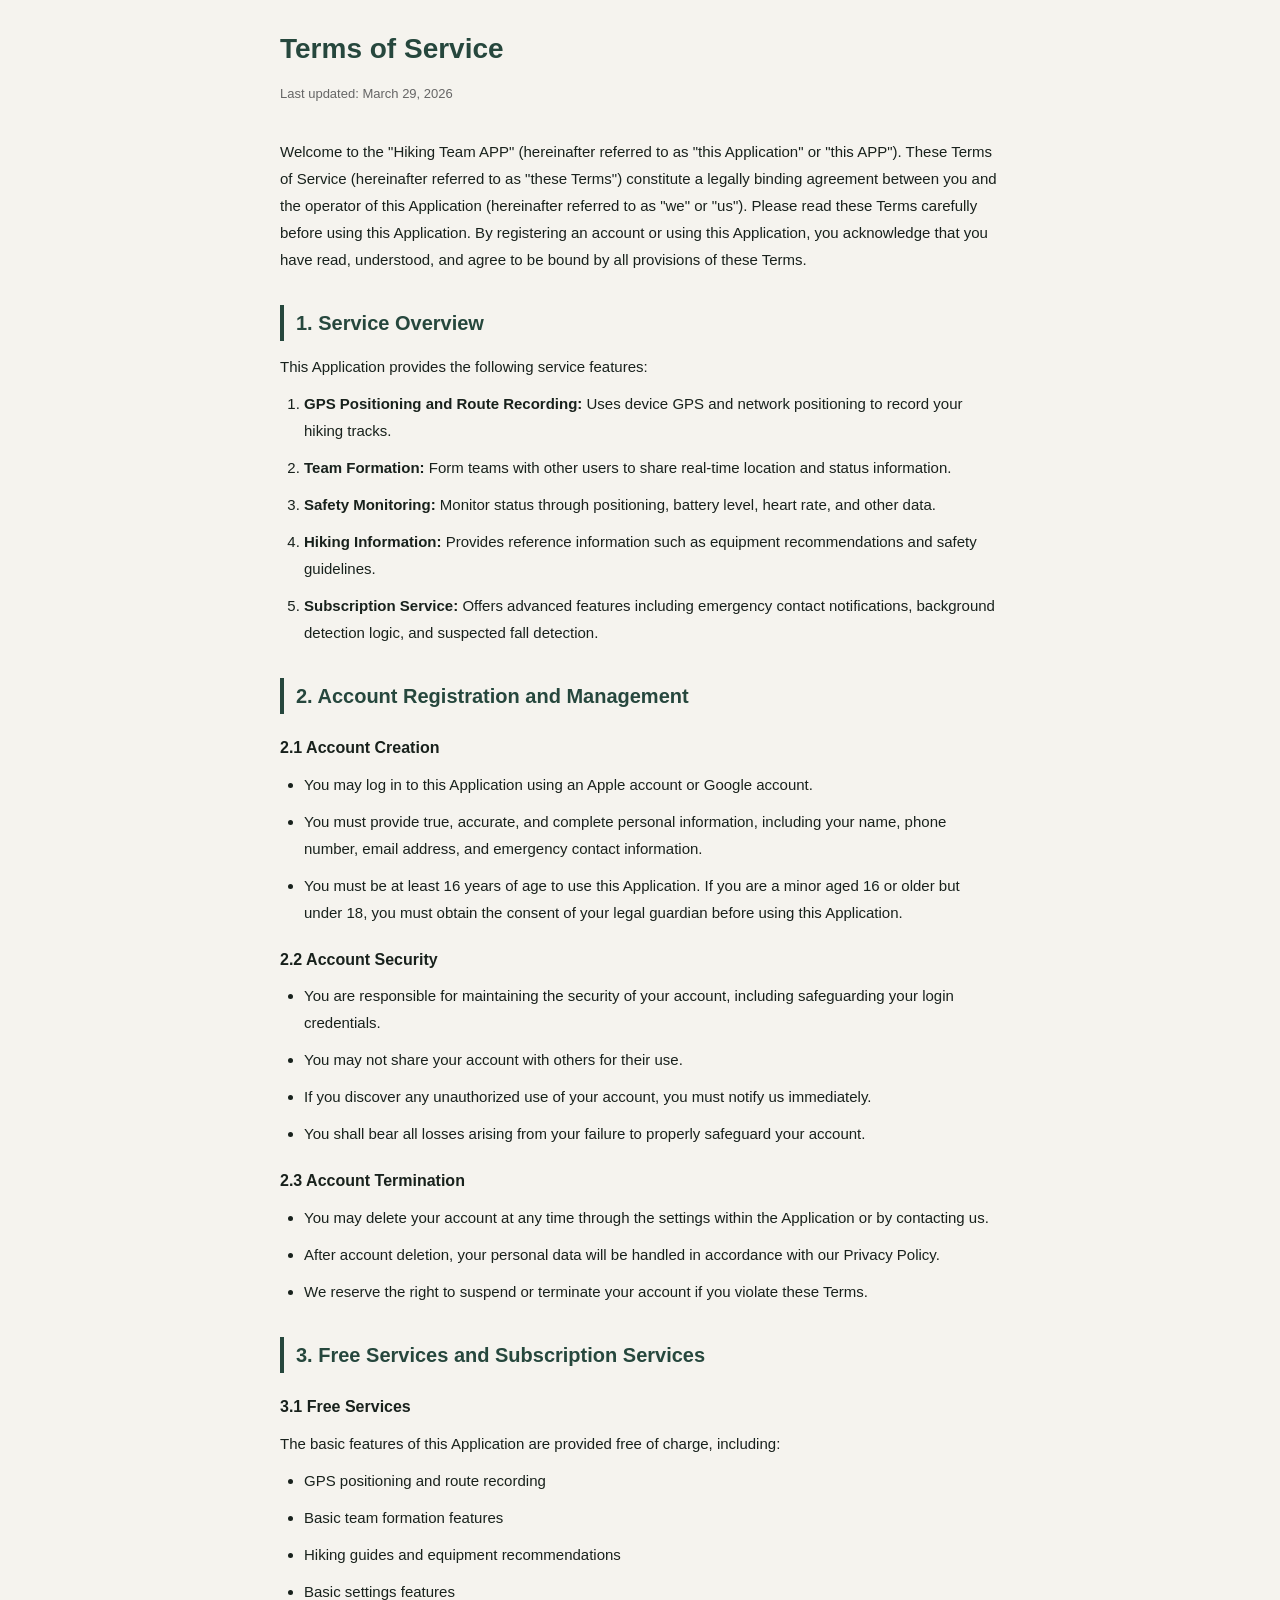
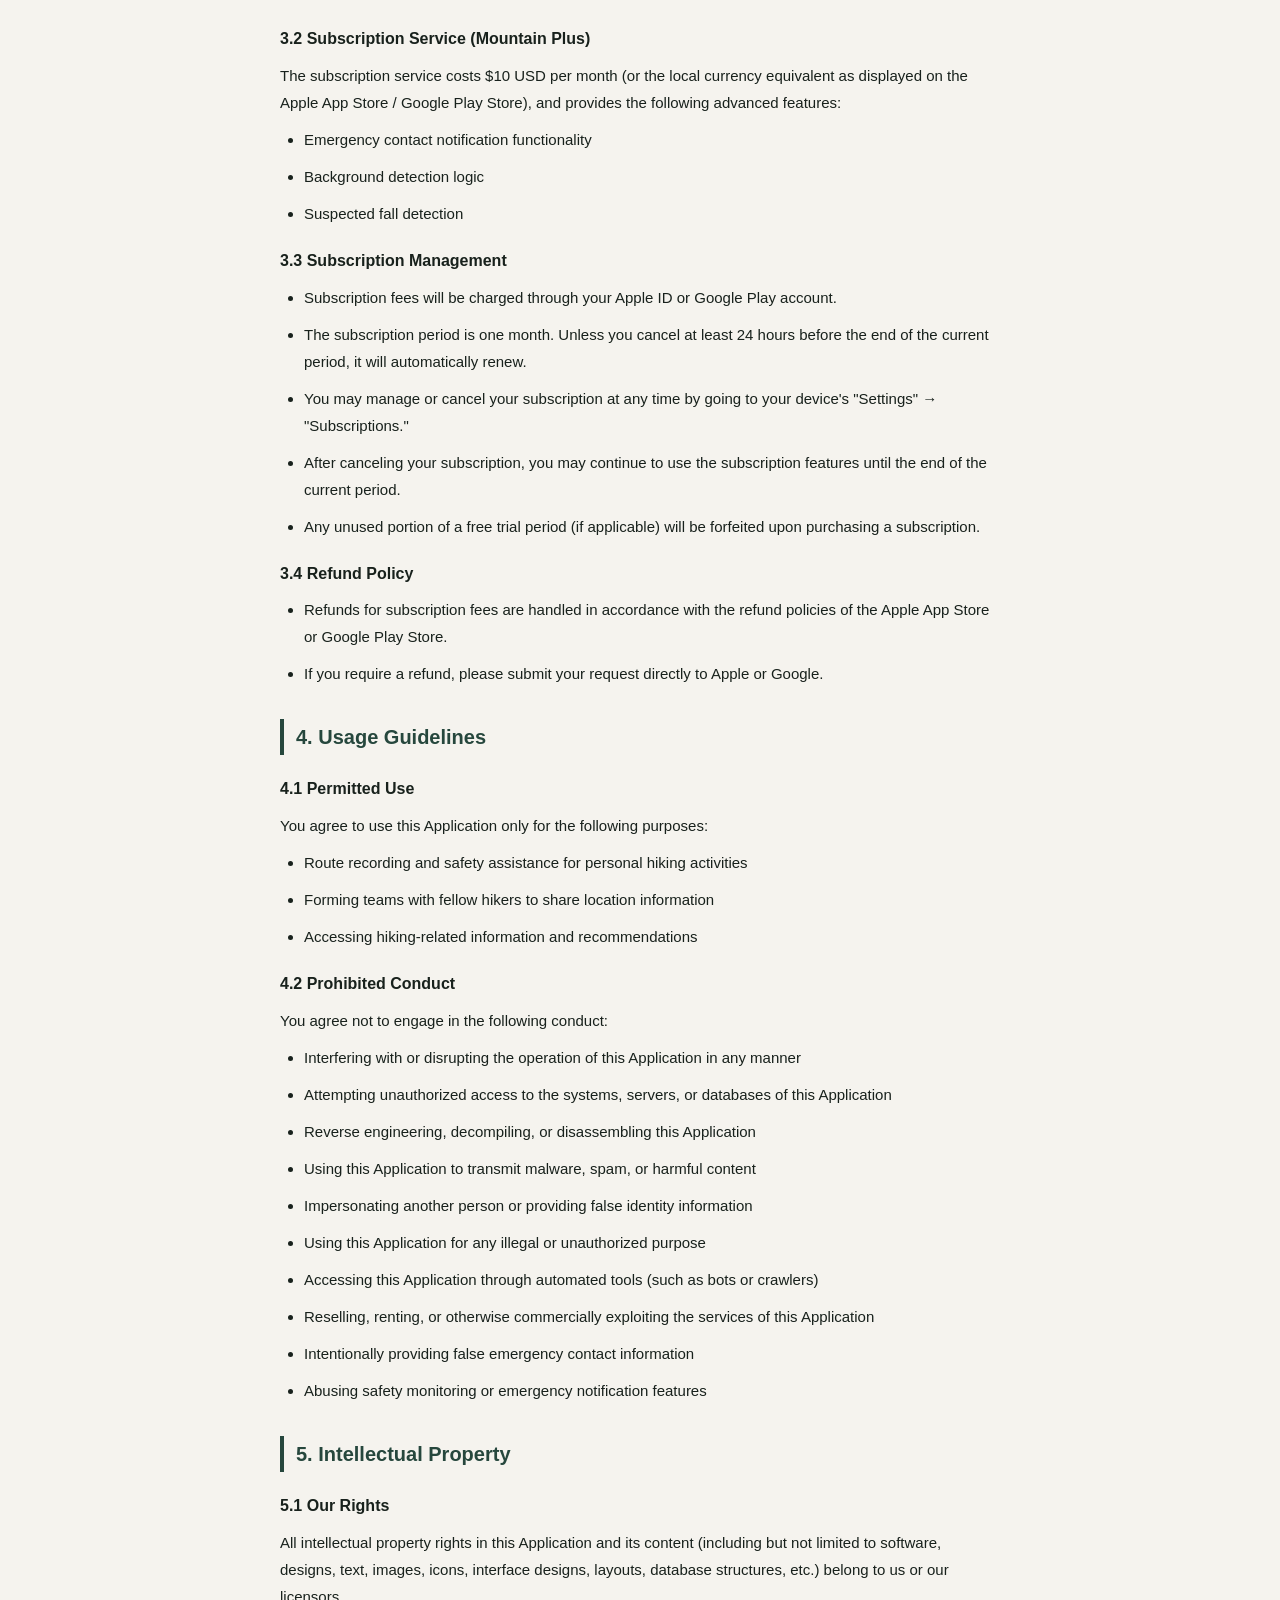
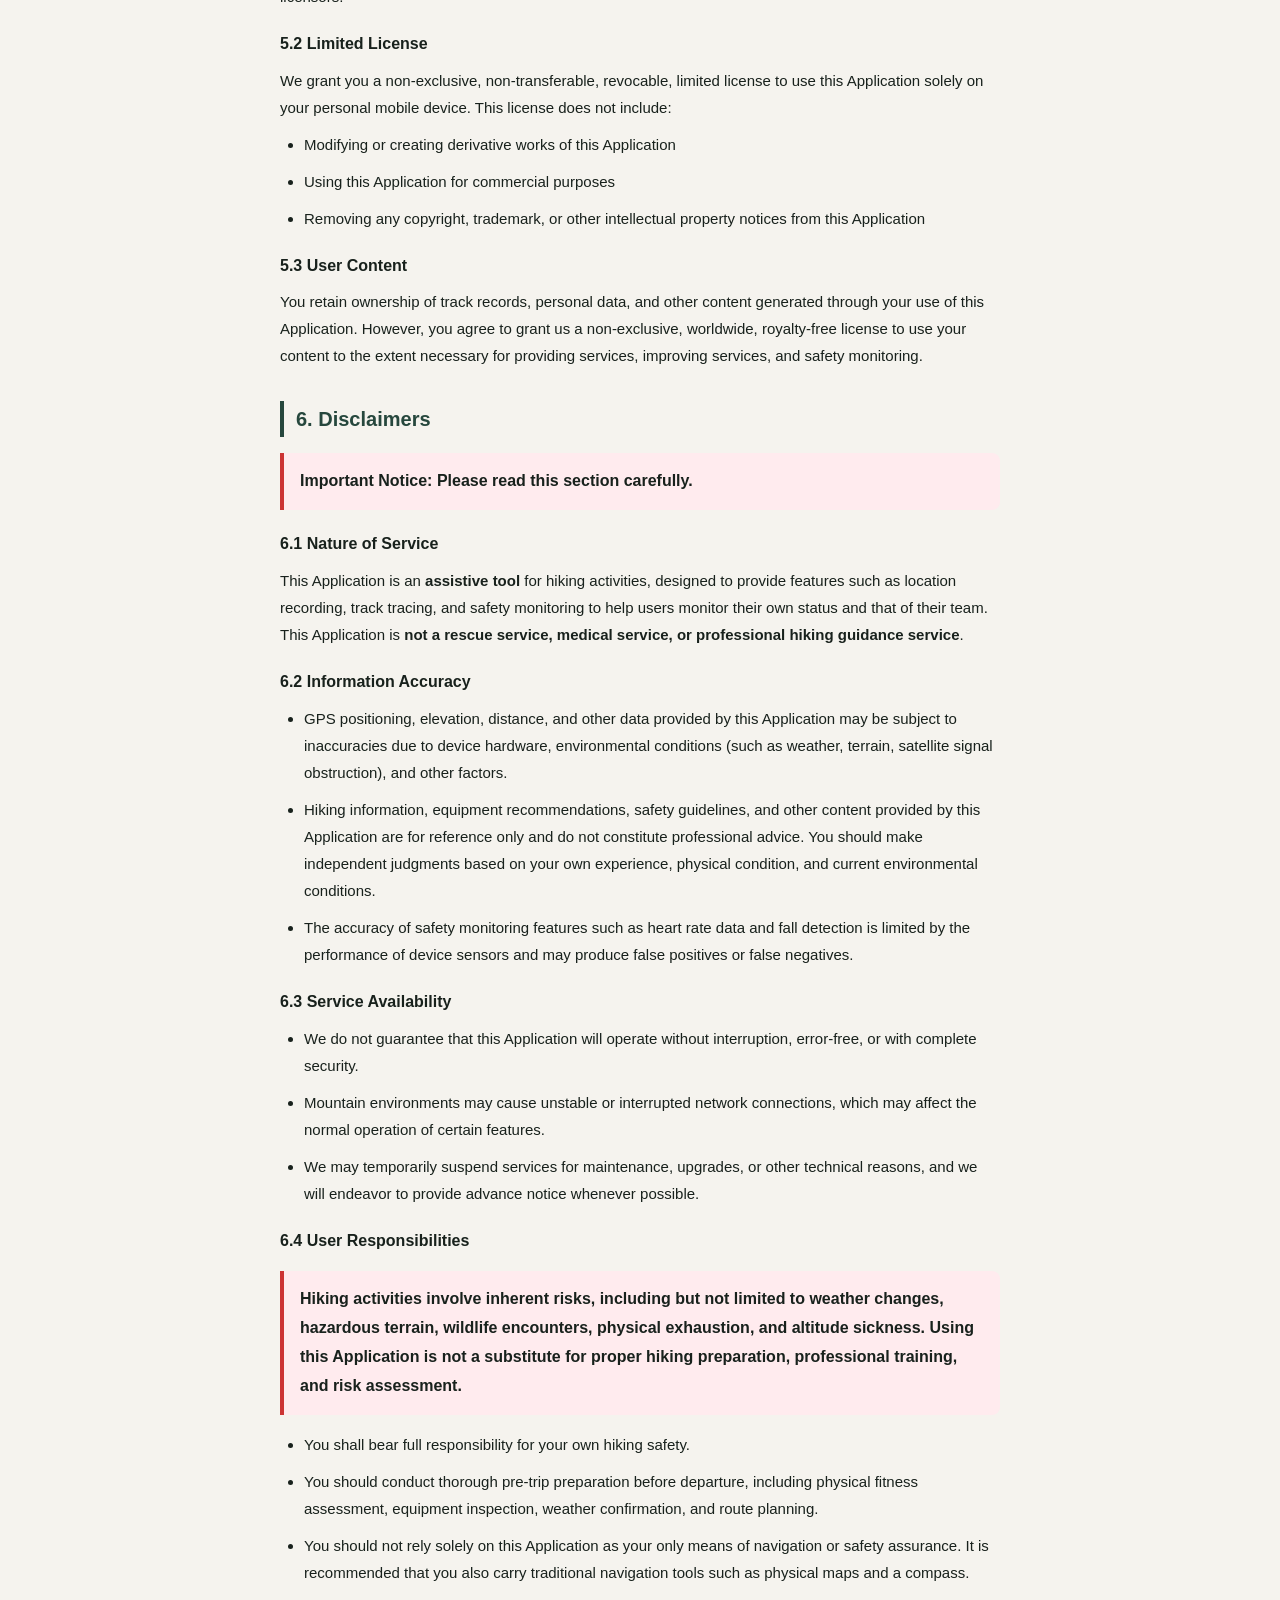
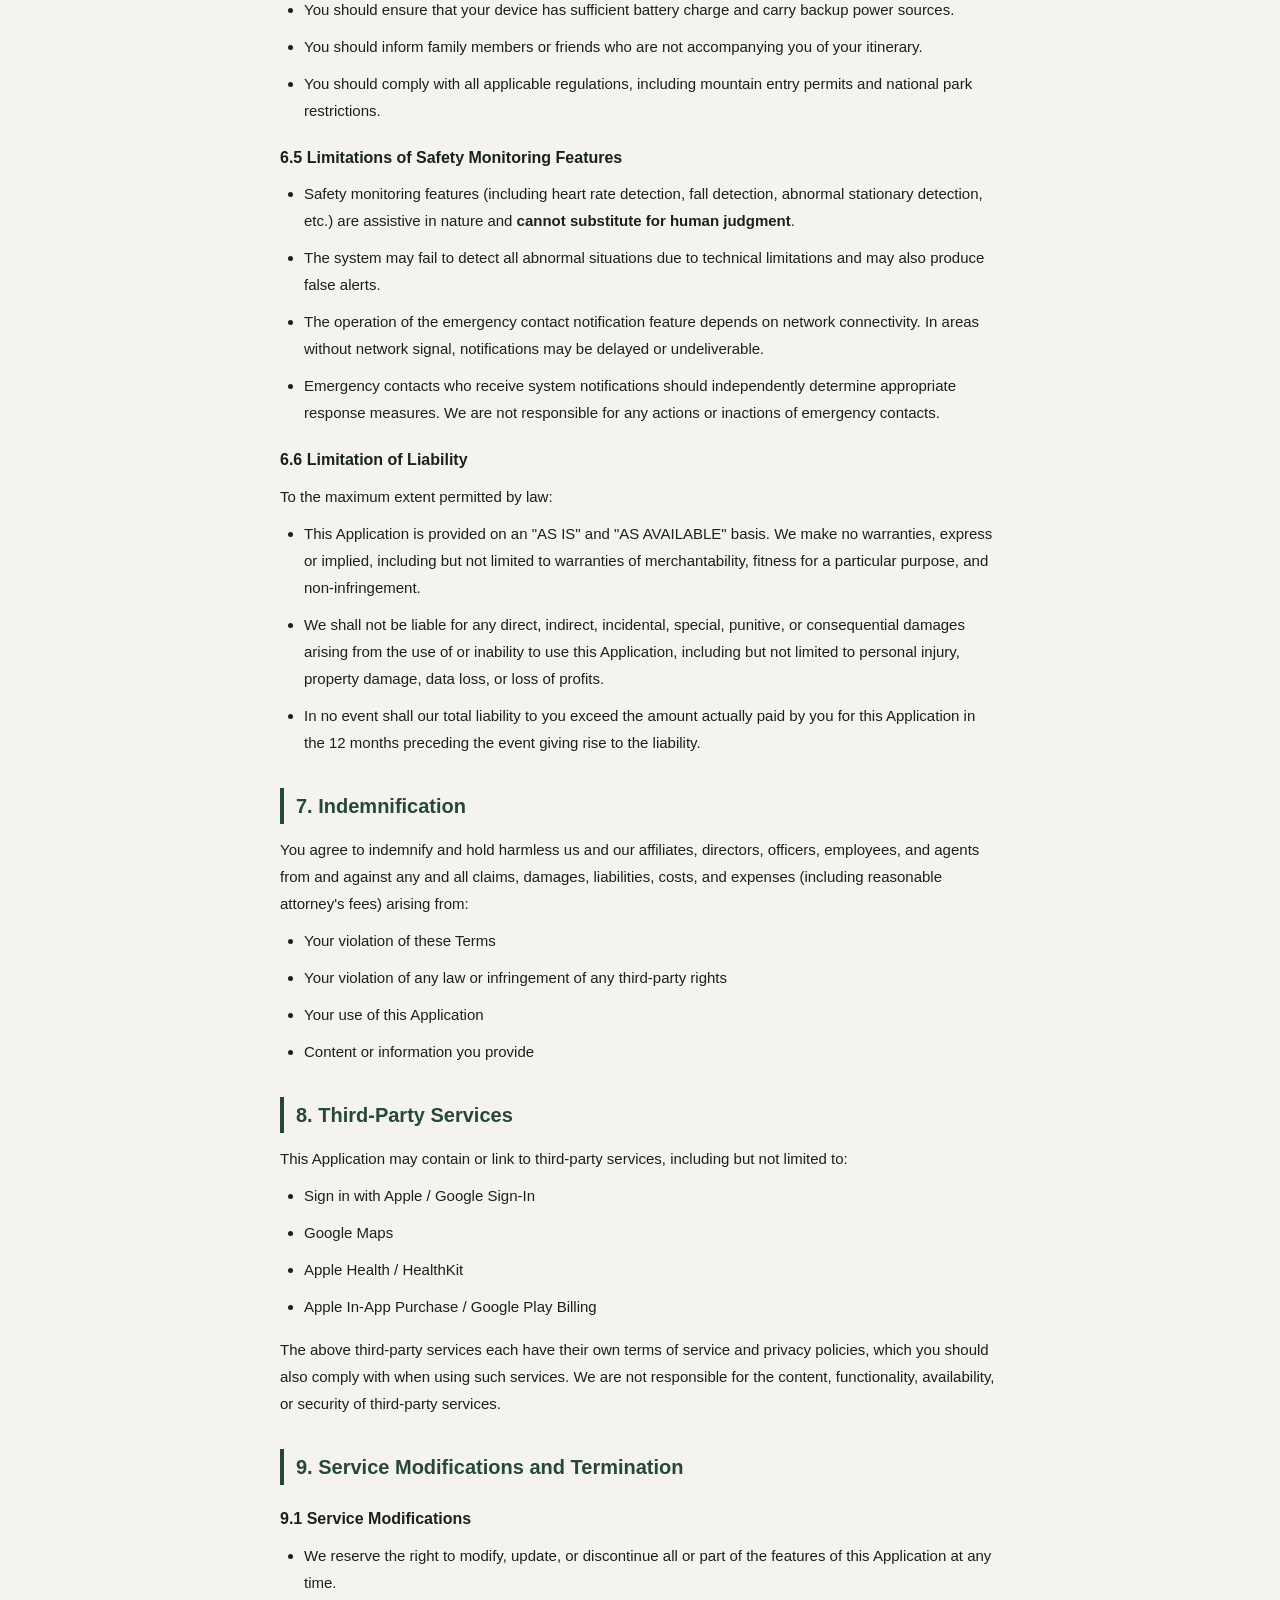
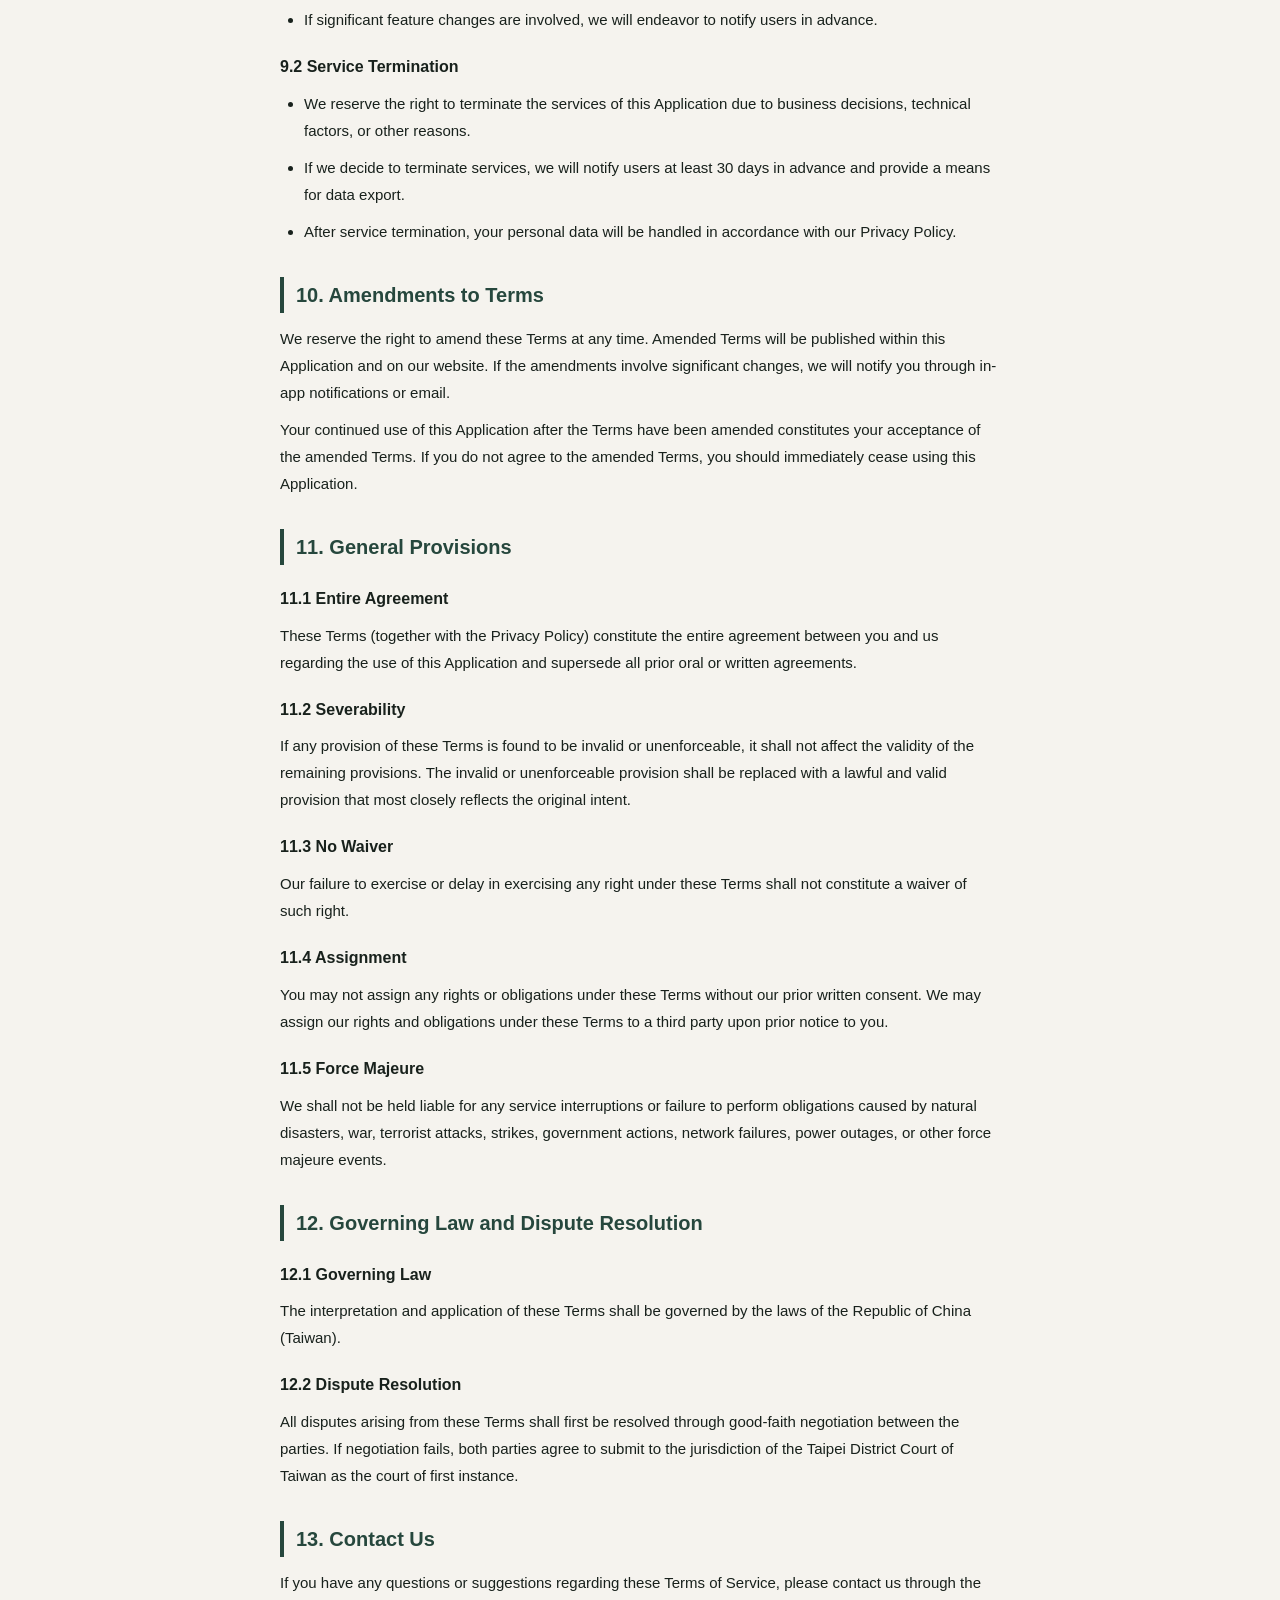
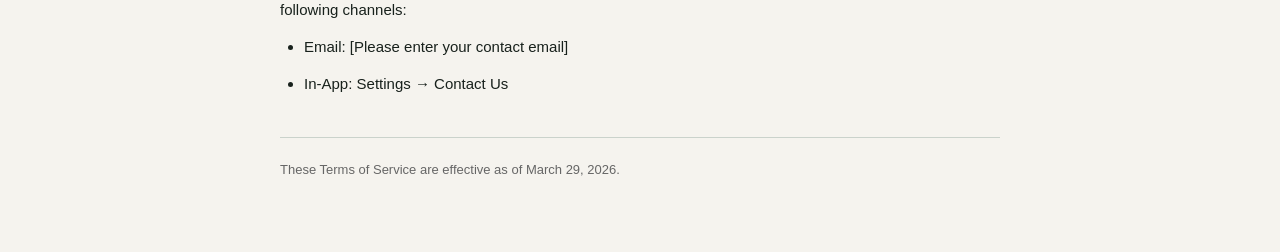
<file: terms_of_service.html>
<!DOCTYPE html>
<html lang="en">
<head>
  <meta charset="UTF-8">
  <meta name="viewport" content="width=device-width, initial-scale=1.0">
  <title>Terms of Service — Hiking Team APP</title>
  <style>
    * { margin: 0; padding: 0; box-sizing: border-box; }
    body { font-family: -apple-system, BlinkMacSystemFont, "Segoe UI", Roboto, "Noto Sans TC", sans-serif; color: #18211C; background: #F5F3EE; line-height: 1.8; padding: 24px 16px 60px; }
    .container { max-width: 720px; margin: 0 auto; }
    h1 { font-size: 28px; font-weight: 700; margin-bottom: 8px; color: #26473D; }
    .updated { font-size: 13px; color: #666; margin-bottom: 32px; }
    h2 { font-size: 20px; font-weight: 600; margin: 32px 0 12px; color: #26473D; border-left: 4px solid #26473D; padding-left: 12px; }
    h3 { font-size: 16px; font-weight: 600; margin: 20px 0 8px; }
    p, li { font-size: 15px; margin-bottom: 10px; }
    ul, ol { padding-left: 24px; margin-bottom: 16px; }
    table { width: 100%; border-collapse: collapse; margin: 16px 0; }
    th, td { border: 1px solid #CAD2CB; padding: 10px 12px; text-align: left; font-size: 14px; }
    th { background: #26473D; color: #fff; }
    td { background: #fff; }
    .highlight { background: #FFF8E1; border-left: 4px solid #8C6A27; padding: 14px 16px; margin: 16px 0; border-radius: 0 8px 8px 0; }
    .warning { background: #FFEBEE; border-left: 4px solid #CC3333; padding: 14px 16px; margin: 16px 0; border-radius: 0 8px 8px 0; }
    a { color: #26473D; }
  </style>
</head>
<body>
<div class="container">

<h1>Terms of Service</h1>
<p class="updated">Last updated: March 29, 2026</p>

<p>Welcome to the "Hiking Team APP" (hereinafter referred to as "this Application" or "this APP"). These Terms of Service (hereinafter referred to as "these Terms") constitute a legally binding agreement between you and the operator of this Application (hereinafter referred to as "we" or "us"). Please read these Terms carefully before using this Application. By registering an account or using this Application, you acknowledge that you have read, understood, and agree to be bound by all provisions of these Terms.</p>

<h2>1. Service Overview</h2>
<p>This Application provides the following service features:</p>
<ol>
  <li><strong>GPS Positioning and Route Recording:</strong> Uses device GPS and network positioning to record your hiking tracks.</li>
  <li><strong>Team Formation:</strong> Form teams with other users to share real-time location and status information.</li>
  <li><strong>Safety Monitoring:</strong> Monitor status through positioning, battery level, heart rate, and other data.</li>
  <li><strong>Hiking Information:</strong> Provides reference information such as equipment recommendations and safety guidelines.</li>
  <li><strong>Subscription Service:</strong> Offers advanced features including emergency contact notifications, background detection logic, and suspected fall detection.</li>
</ol>

<h2>2. Account Registration and Management</h2>

<h3>2.1 Account Creation</h3>
<ul>
  <li>You may log in to this Application using an Apple account or Google account.</li>
  <li>You must provide true, accurate, and complete personal information, including your name, phone number, email address, and emergency contact information.</li>
  <li>You must be at least 16 years of age to use this Application. If you are a minor aged 16 or older but under 18, you must obtain the consent of your legal guardian before using this Application.</li>
</ul>

<h3>2.2 Account Security</h3>
<ul>
  <li>You are responsible for maintaining the security of your account, including safeguarding your login credentials.</li>
  <li>You may not share your account with others for their use.</li>
  <li>If you discover any unauthorized use of your account, you must notify us immediately.</li>
  <li>You shall bear all losses arising from your failure to properly safeguard your account.</li>
</ul>

<h3>2.3 Account Termination</h3>
<ul>
  <li>You may delete your account at any time through the settings within the Application or by contacting us.</li>
  <li>After account deletion, your personal data will be handled in accordance with our Privacy Policy.</li>
  <li>We reserve the right to suspend or terminate your account if you violate these Terms.</li>
</ul>

<h2>3. Free Services and Subscription Services</h2>

<h3>3.1 Free Services</h3>
<p>The basic features of this Application are provided free of charge, including:</p>
<ul>
  <li>GPS positioning and route recording</li>
  <li>Basic team formation features</li>
  <li>Hiking guides and equipment recommendations</li>
  <li>Basic settings features</li>
</ul>

<h3>3.2 Subscription Service (Mountain Plus)</h3>
<p>The subscription service costs $10 USD per month (or the local currency equivalent as displayed on the Apple App Store / Google Play Store), and provides the following advanced features:</p>
<ul>
  <li>Emergency contact notification functionality</li>
  <li>Background detection logic</li>
  <li>Suspected fall detection</li>
</ul>

<h3>3.3 Subscription Management</h3>
<ul>
  <li>Subscription fees will be charged through your Apple ID or Google Play account.</li>
  <li>The subscription period is one month. Unless you cancel at least 24 hours before the end of the current period, it will automatically renew.</li>
  <li>You may manage or cancel your subscription at any time by going to your device's "Settings" → "Subscriptions."</li>
  <li>After canceling your subscription, you may continue to use the subscription features until the end of the current period.</li>
  <li>Any unused portion of a free trial period (if applicable) will be forfeited upon purchasing a subscription.</li>
</ul>

<h3>3.4 Refund Policy</h3>
<ul>
  <li>Refunds for subscription fees are handled in accordance with the refund policies of the Apple App Store or Google Play Store.</li>
  <li>If you require a refund, please submit your request directly to Apple or Google.</li>
</ul>

<h2>4. Usage Guidelines</h2>

<h3>4.1 Permitted Use</h3>
<p>You agree to use this Application only for the following purposes:</p>
<ul>
  <li>Route recording and safety assistance for personal hiking activities</li>
  <li>Forming teams with fellow hikers to share location information</li>
  <li>Accessing hiking-related information and recommendations</li>
</ul>

<h3>4.2 Prohibited Conduct</h3>
<p>You agree not to engage in the following conduct:</p>
<ul>
  <li>Interfering with or disrupting the operation of this Application in any manner</li>
  <li>Attempting unauthorized access to the systems, servers, or databases of this Application</li>
  <li>Reverse engineering, decompiling, or disassembling this Application</li>
  <li>Using this Application to transmit malware, spam, or harmful content</li>
  <li>Impersonating another person or providing false identity information</li>
  <li>Using this Application for any illegal or unauthorized purpose</li>
  <li>Accessing this Application through automated tools (such as bots or crawlers)</li>
  <li>Reselling, renting, or otherwise commercially exploiting the services of this Application</li>
  <li>Intentionally providing false emergency contact information</li>
  <li>Abusing safety monitoring or emergency notification features</li>
</ul>

<h2>5. Intellectual Property</h2>

<h3>5.1 Our Rights</h3>
<p>All intellectual property rights in this Application and its content (including but not limited to software, designs, text, images, icons, interface designs, layouts, database structures, etc.) belong to us or our licensors.</p>

<h3>5.2 Limited License</h3>
<p>We grant you a non-exclusive, non-transferable, revocable, limited license to use this Application solely on your personal mobile device. This license does not include:</p>
<ul>
  <li>Modifying or creating derivative works of this Application</li>
  <li>Using this Application for commercial purposes</li>
  <li>Removing any copyright, trademark, or other intellectual property notices from this Application</li>
</ul>

<h3>5.3 User Content</h3>
<p>You retain ownership of track records, personal data, and other content generated through your use of this Application. However, you agree to grant us a non-exclusive, worldwide, royalty-free license to use your content to the extent necessary for providing services, improving services, and safety monitoring.</p>

<h2>6. Disclaimers</h2>

<div class="warning">
  <strong>Important Notice: Please read this section carefully.</strong>
</div>

<h3>6.1 Nature of Service</h3>
<p>This Application is an <strong>assistive tool</strong> for hiking activities, designed to provide features such as location recording, track tracing, and safety monitoring to help users monitor their own status and that of their team. This Application is <strong>not a rescue service, medical service, or professional hiking guidance service</strong>.</p>

<h3>6.2 Information Accuracy</h3>
<ul>
  <li>GPS positioning, elevation, distance, and other data provided by this Application may be subject to inaccuracies due to device hardware, environmental conditions (such as weather, terrain, satellite signal obstruction), and other factors.</li>
  <li>Hiking information, equipment recommendations, safety guidelines, and other content provided by this Application are for reference only and do not constitute professional advice. You should make independent judgments based on your own experience, physical condition, and current environmental conditions.</li>
  <li>The accuracy of safety monitoring features such as heart rate data and fall detection is limited by the performance of device sensors and may produce false positives or false negatives.</li>
</ul>

<h3>6.3 Service Availability</h3>
<ul>
  <li>We do not guarantee that this Application will operate without interruption, error-free, or with complete security.</li>
  <li>Mountain environments may cause unstable or interrupted network connections, which may affect the normal operation of certain features.</li>
  <li>We may temporarily suspend services for maintenance, upgrades, or other technical reasons, and we will endeavor to provide advance notice whenever possible.</li>
</ul>

<h3>6.4 User Responsibilities</h3>

<div class="warning">
  <strong>Hiking activities involve inherent risks, including but not limited to weather changes, hazardous terrain, wildlife encounters, physical exhaustion, and altitude sickness. Using this Application is not a substitute for proper hiking preparation, professional training, and risk assessment.</strong>
</div>

<ul>
  <li>You shall bear full responsibility for your own hiking safety.</li>
  <li>You should conduct thorough pre-trip preparation before departure, including physical fitness assessment, equipment inspection, weather confirmation, and route planning.</li>
  <li>You should not rely solely on this Application as your only means of navigation or safety assurance. It is recommended that you also carry traditional navigation tools such as physical maps and a compass.</li>
  <li>You should ensure that your device has sufficient battery charge and carry backup power sources.</li>
  <li>You should inform family members or friends who are not accompanying you of your itinerary.</li>
  <li>You should comply with all applicable regulations, including mountain entry permits and national park restrictions.</li>
</ul>

<h3>6.5 Limitations of Safety Monitoring Features</h3>
<ul>
  <li>Safety monitoring features (including heart rate detection, fall detection, abnormal stationary detection, etc.) are assistive in nature and <strong>cannot substitute for human judgment</strong>.</li>
  <li>The system may fail to detect all abnormal situations due to technical limitations and may also produce false alerts.</li>
  <li>The operation of the emergency contact notification feature depends on network connectivity. In areas without network signal, notifications may be delayed or undeliverable.</li>
  <li>Emergency contacts who receive system notifications should independently determine appropriate response measures. We are not responsible for any actions or inactions of emergency contacts.</li>
</ul>

<h3>6.6 Limitation of Liability</h3>
<p>To the maximum extent permitted by law:</p>
<ul>
  <li>This Application is provided on an "AS IS" and "AS AVAILABLE" basis. We make no warranties, express or implied, including but not limited to warranties of merchantability, fitness for a particular purpose, and non-infringement.</li>
  <li>We shall not be liable for any direct, indirect, incidental, special, punitive, or consequential damages arising from the use of or inability to use this Application, including but not limited to personal injury, property damage, data loss, or loss of profits.</li>
  <li>In no event shall our total liability to you exceed the amount actually paid by you for this Application in the 12 months preceding the event giving rise to the liability.</li>
</ul>

<h2>7. Indemnification</h2>
<p>You agree to indemnify and hold harmless us and our affiliates, directors, officers, employees, and agents from and against any and all claims, damages, liabilities, costs, and expenses (including reasonable attorney's fees) arising from:</p>
<ul>
  <li>Your violation of these Terms</li>
  <li>Your violation of any law or infringement of any third-party rights</li>
  <li>Your use of this Application</li>
  <li>Content or information you provide</li>
</ul>

<h2>8. Third-Party Services</h2>
<p>This Application may contain or link to third-party services, including but not limited to:</p>
<ul>
  <li>Sign in with Apple / Google Sign-In</li>
  <li>Google Maps</li>
  <li>Apple Health / HealthKit</li>
  <li>Apple In-App Purchase / Google Play Billing</li>
</ul>
<p>The above third-party services each have their own terms of service and privacy policies, which you should also comply with when using such services. We are not responsible for the content, functionality, availability, or security of third-party services.</p>

<h2>9. Service Modifications and Termination</h2>

<h3>9.1 Service Modifications</h3>
<ul>
  <li>We reserve the right to modify, update, or discontinue all or part of the features of this Application at any time.</li>
  <li>If significant feature changes are involved, we will endeavor to notify users in advance.</li>
</ul>

<h3>9.2 Service Termination</h3>
<ul>
  <li>We reserve the right to terminate the services of this Application due to business decisions, technical factors, or other reasons.</li>
  <li>If we decide to terminate services, we will notify users at least 30 days in advance and provide a means for data export.</li>
  <li>After service termination, your personal data will be handled in accordance with our Privacy Policy.</li>
</ul>

<h2>10. Amendments to Terms</h2>
<p>We reserve the right to amend these Terms at any time. Amended Terms will be published within this Application and on our website. If the amendments involve significant changes, we will notify you through in-app notifications or email.</p>
<p>Your continued use of this Application after the Terms have been amended constitutes your acceptance of the amended Terms. If you do not agree to the amended Terms, you should immediately cease using this Application.</p>

<h2>11. General Provisions</h2>

<h3>11.1 Entire Agreement</h3>
<p>These Terms (together with the Privacy Policy) constitute the entire agreement between you and us regarding the use of this Application and supersede all prior oral or written agreements.</p>

<h3>11.2 Severability</h3>
<p>If any provision of these Terms is found to be invalid or unenforceable, it shall not affect the validity of the remaining provisions. The invalid or unenforceable provision shall be replaced with a lawful and valid provision that most closely reflects the original intent.</p>

<h3>11.3 No Waiver</h3>
<p>Our failure to exercise or delay in exercising any right under these Terms shall not constitute a waiver of such right.</p>

<h3>11.4 Assignment</h3>
<p>You may not assign any rights or obligations under these Terms without our prior written consent. We may assign our rights and obligations under these Terms to a third party upon prior notice to you.</p>

<h3>11.5 Force Majeure</h3>
<p>We shall not be held liable for any service interruptions or failure to perform obligations caused by natural disasters, war, terrorist attacks, strikes, government actions, network failures, power outages, or other force majeure events.</p>

<h2>12. Governing Law and Dispute Resolution</h2>

<h3>12.1 Governing Law</h3>
<p>The interpretation and application of these Terms shall be governed by the laws of the Republic of China (Taiwan).</p>

<h3>12.2 Dispute Resolution</h3>
<p>All disputes arising from these Terms shall first be resolved through good-faith negotiation between the parties. If negotiation fails, both parties agree to submit to the jurisdiction of the Taipei District Court of Taiwan as the court of first instance.</p>

<h2>13. Contact Us</h2>
<p>If you have any questions or suggestions regarding these Terms of Service, please contact us through the following channels:</p>
<ul>
  <li>Email: [Please enter your contact email]</li>
  <li>In-App: Settings → Contact Us</li>
</ul>

<p style="margin-top: 40px; padding-top: 20px; border-top: 1px solid #CAD2CB; font-size: 13px; color: #666;">
  These Terms of Service are effective as of March 29, 2026.
</p>

</div>
</body>
</html>
</file>
